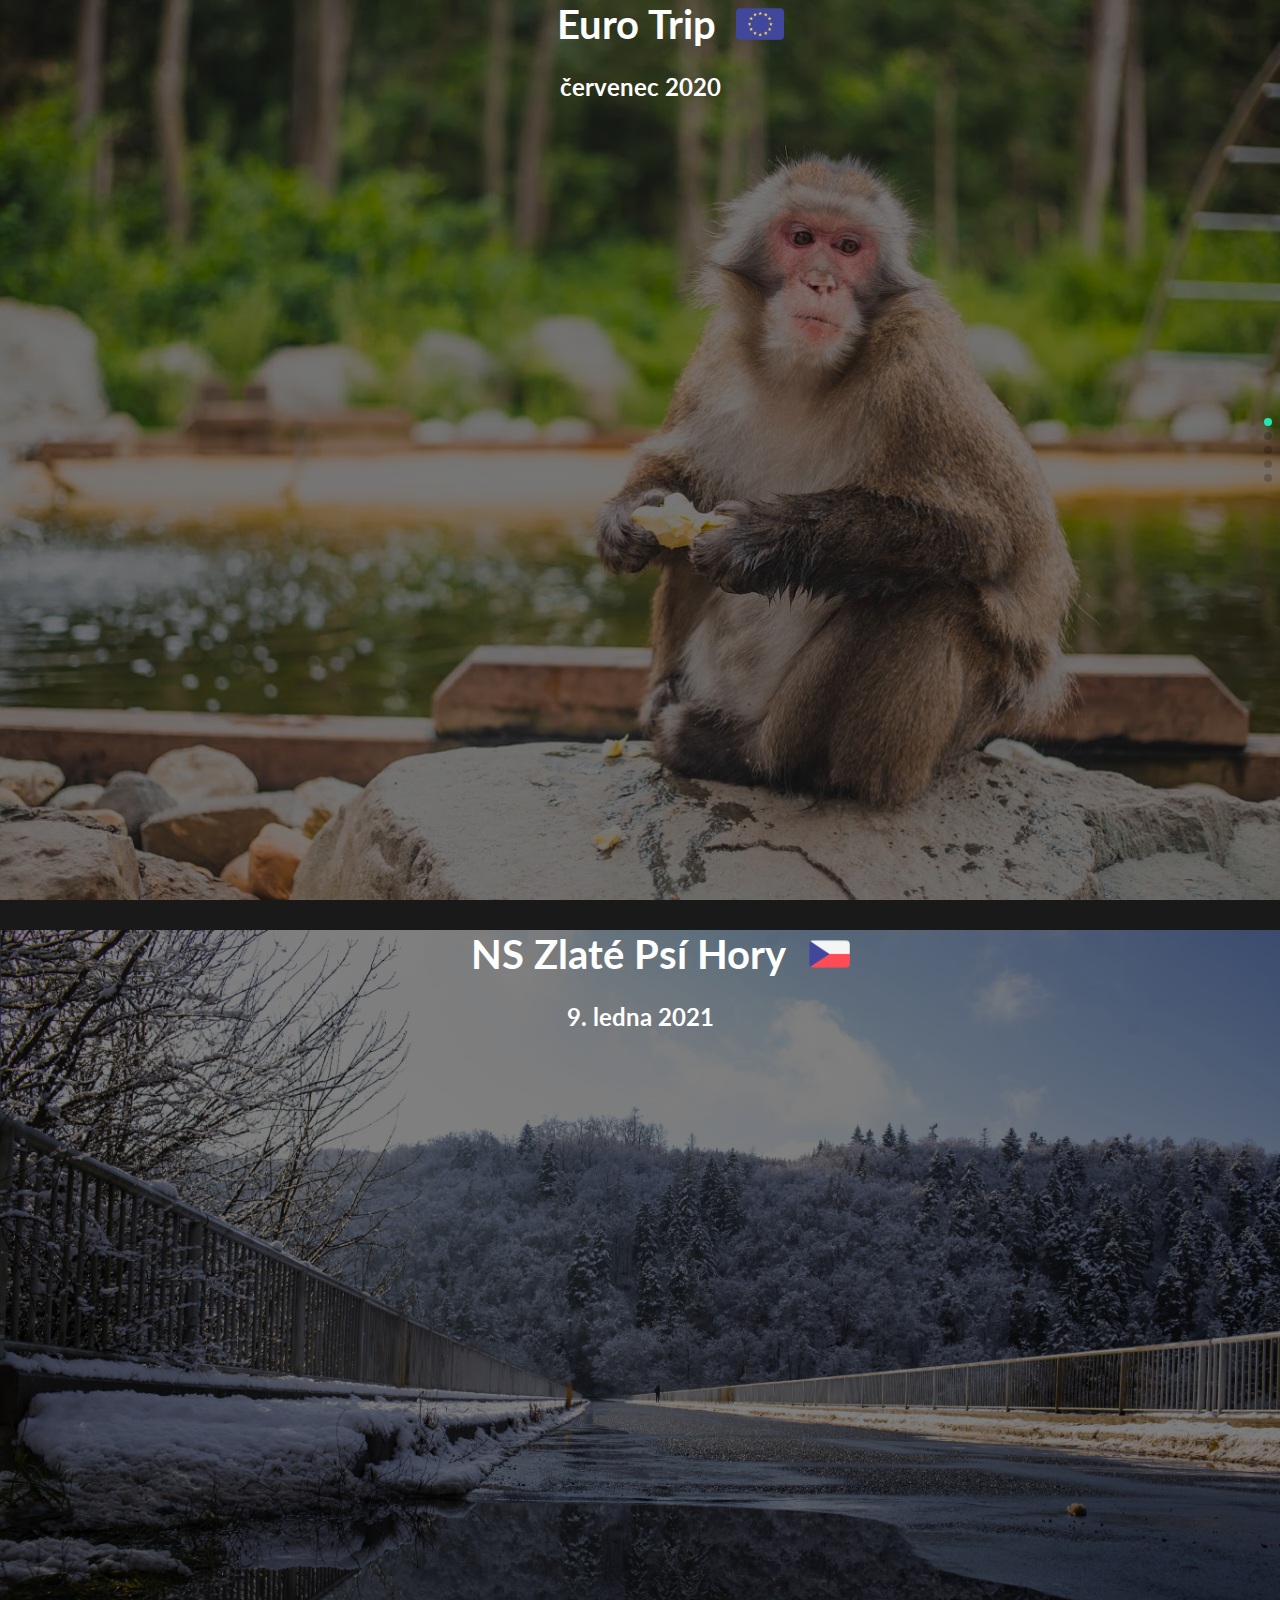
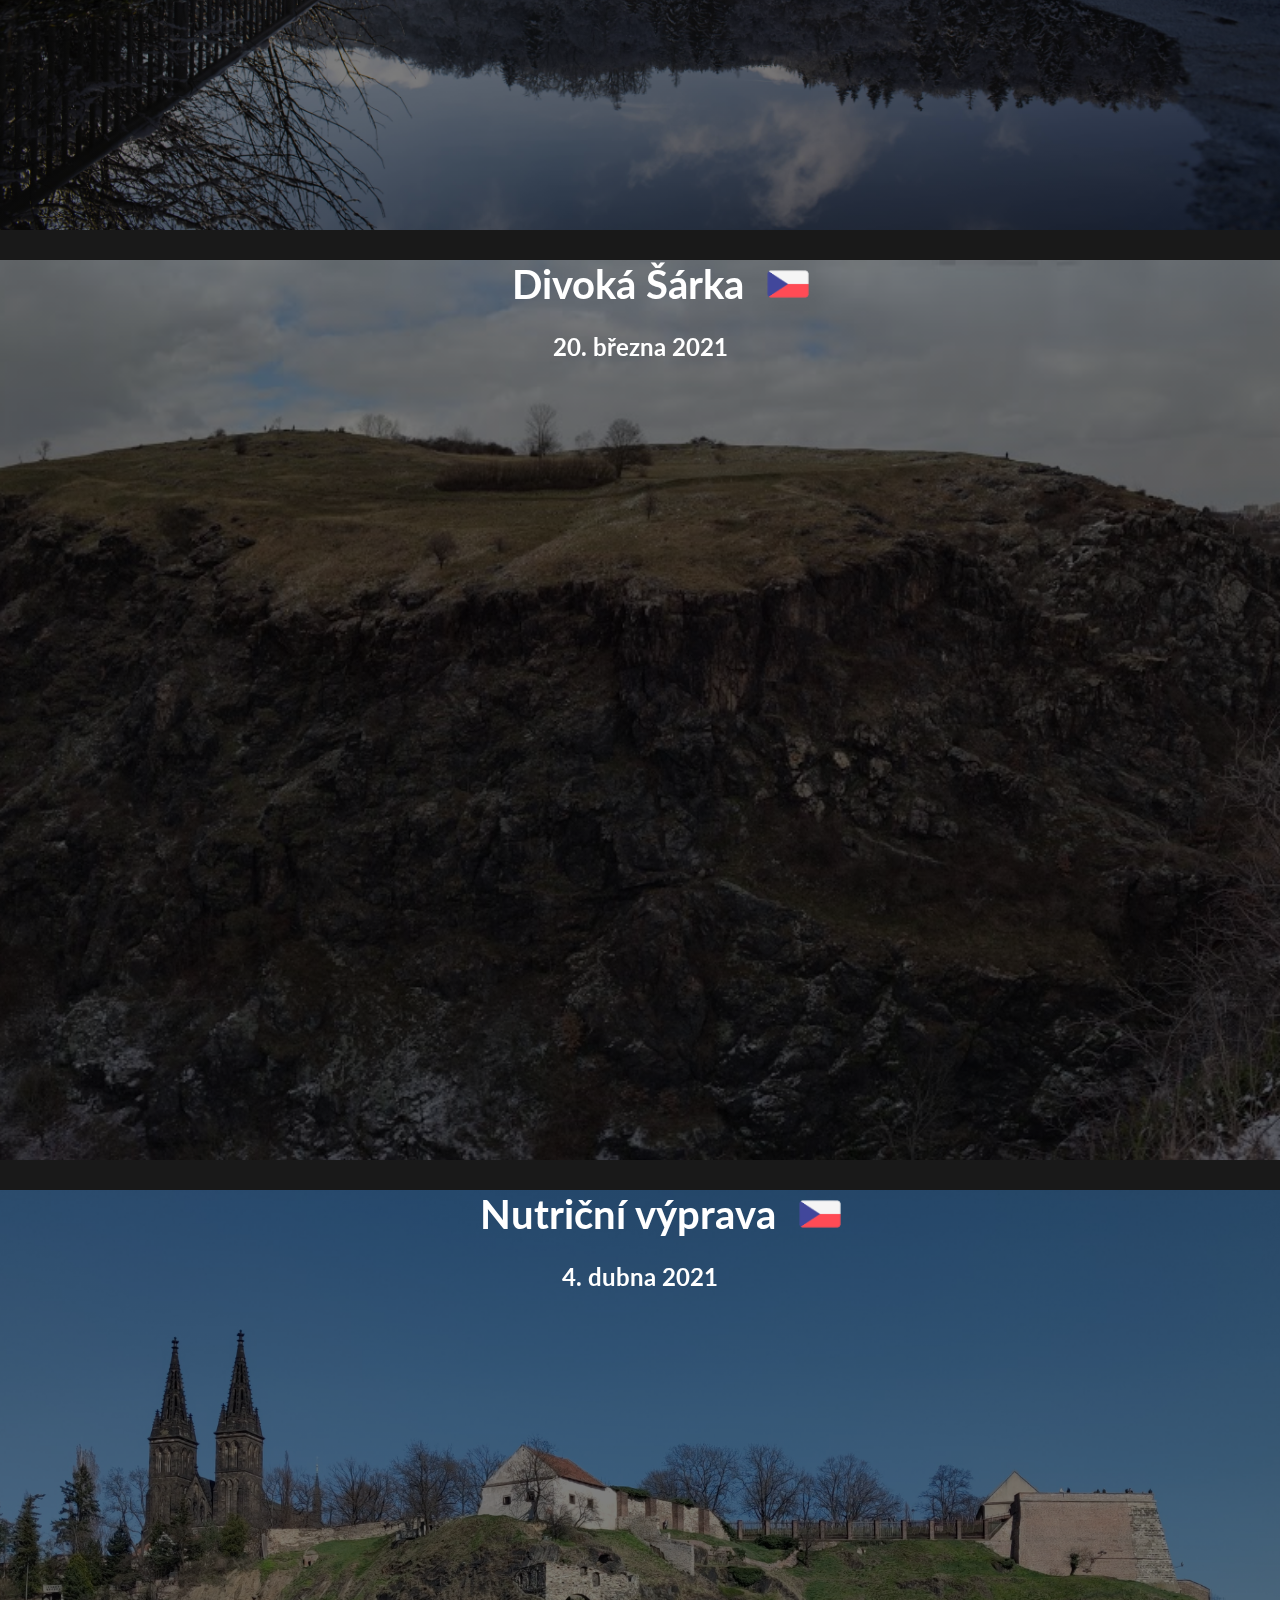
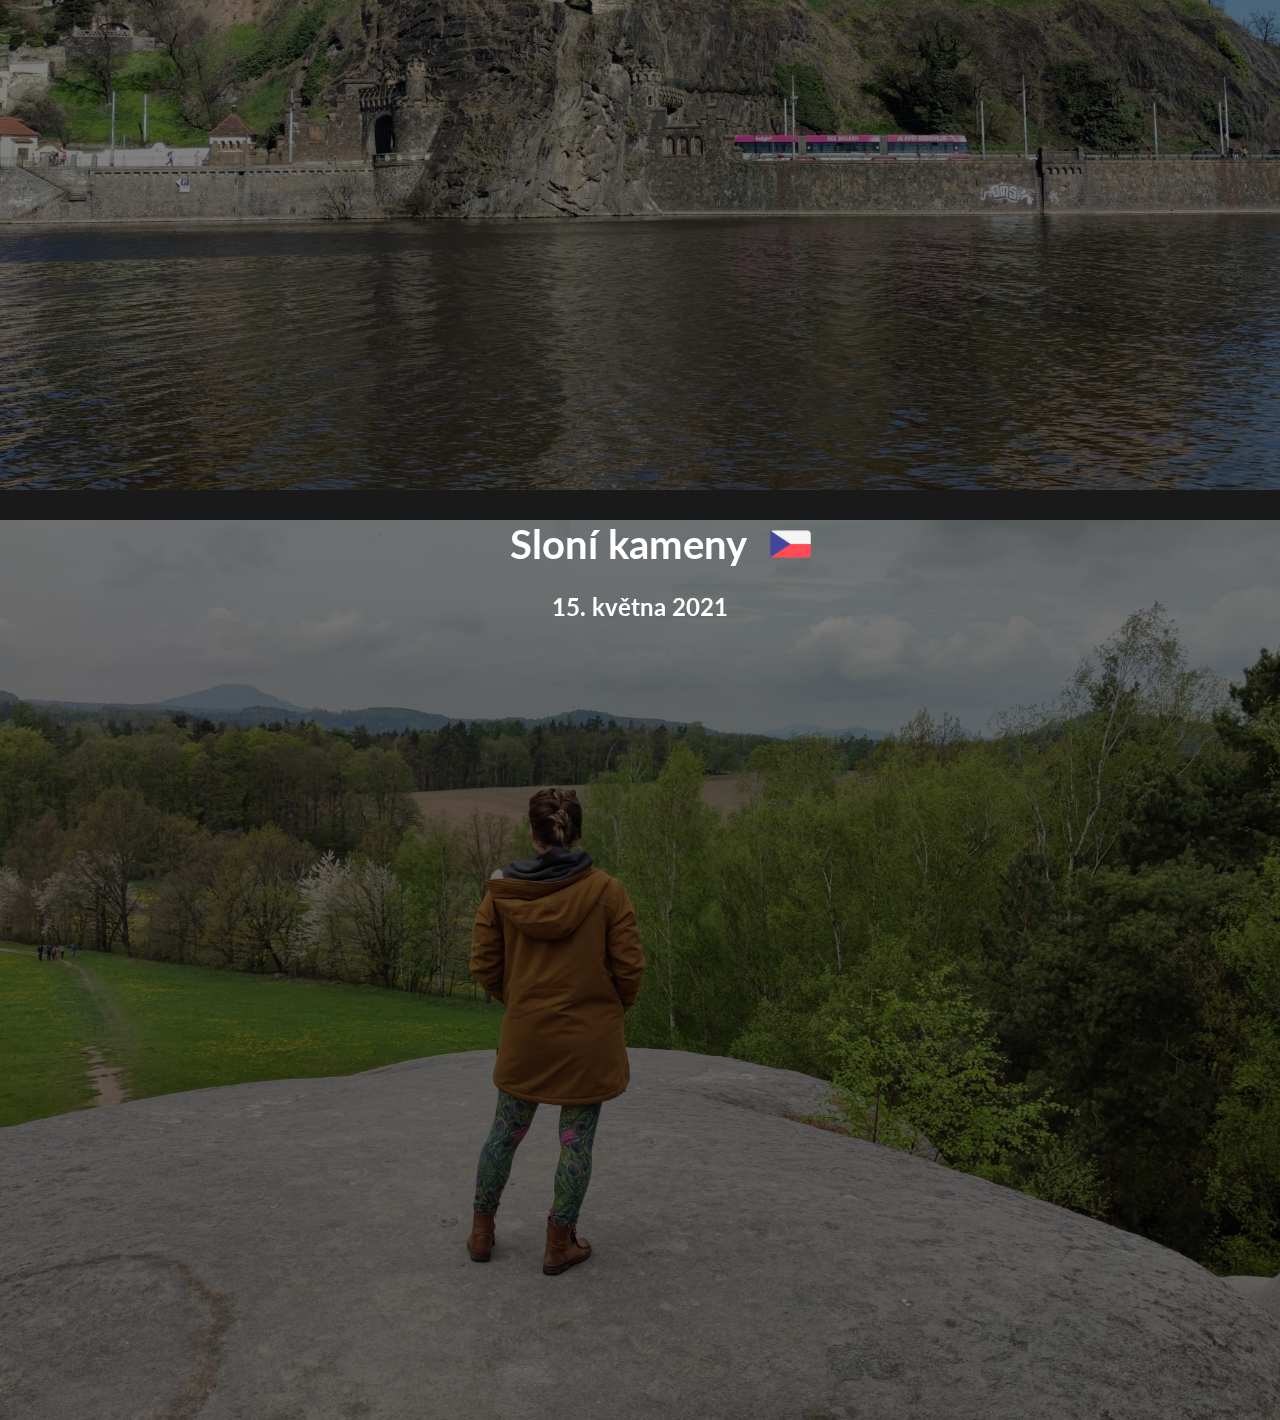
<file: travelbookApp/index.html>
<!DOCTYPE html>
<html>
    <head>
        <title>A&P Travel Diary</title>
        <meta charset="UTF-8">
        <meta name="viewport" content="width=device-width, initial-scale=1">
        <link rel="stylesheet" href="css/index.css">
        <link rel="stylesheet" href="https://fonts.googleapis.com/css?family=Lato">
        <link rel="stylesheet" href="https://unpkg.com/swiper/swiper-bundle.min.css" />
    </head>

    <body>

        <!-- Swiper -->
    <div class="swiper-container mySwiper">
        <div class="swiper-wrapper">
          <div class="swiper-slide slovinsko">
            <div class="hero-text">
                <div class="venue-wrapper">
                  <a href="html/venues/eurotrip.html"><h1 class="hero-venue">Euro Trip</h1></a>
                  <img class="flag euro" src="images/flags/euro.png" alt="euro flag">
                </div>
                <h2 class="hero-date">červenec 2020</h2>
            </div>
          </div>
          <div class="swiper-slide psiHory">
            <div class="hero-text">
                <div class="venue-wrapper">
                  <a href="html/venues/zlate_psi_hory.html"><h1 class="hero-venue">NS Zlaté Psí Hory</h1></a>
                  <img class="flag" src="images/flags/cz.png" alt="czech flag">
                </div>
                <h2 class="hero-date">9. ledna 2021</h2>
            </div>
          </div>
          <div class="swiper-slide">
            <div class="hero-text">
                <div class="venue-wrapper">
                  <a href="html/venues/divoka_sarka.html"><h1 class="hero-venue">Divoká Šárka</h1></a>
                  <img class="flag" src="images/flags/cz.png" alt="czech flag">
                </div>
                <h2 class="hero-date">20. března 2021</h2>
            </div>
          </div>
          <div class="swiper-slide nutrie">
            <div class="hero-text">
                <div class="venue-wrapper">
                  <a href="html/venues/nutrie.html"><h1 class="hero-venue">Nutriční výprava</h1></a>
                  <img class="flag" src="images/flags/cz.png" alt="czech flag">
                </div>
                <h2 class="hero-date">4. dubna 2021</h2>
            </div>
          </div>
          <div class="swiper-slide sloniKameny">
            <div class="hero-text">
                <div class="venue-wrapper">
                  <a href="html/venues/sloni_kameny.html"><h1 class="hero-venue">Sloní kameny</h1></a>
                  <img class="flag" src="images/flags/cz.png" alt="czech flag">
                </div>
                <h2 class="hero-date">15. května 2021</h2>
            </div>
          </div>
          <!--<div class="swiper-slide">Slide 6</div> -->
        </div>
        <div class="swiper-pagination"></div>
      </div>
  
      <!-- Swiper JS -->
      <script src="https://unpkg.com/swiper/swiper-bundle.min.js"></script>
  
      <!-- Initialize Swiper -->
      <script>
        const swiper = new Swiper(".mySwiper", {
          direction: "vertical",
          slidesPerView: 1,
          spaceBetween: 30,
          loop: true,
          mousewheel: true,
          pagination: {
            el: ".swiper-pagination",
            clickable: true,
          },
        });
      </script>
    </body>
</html>
</file>
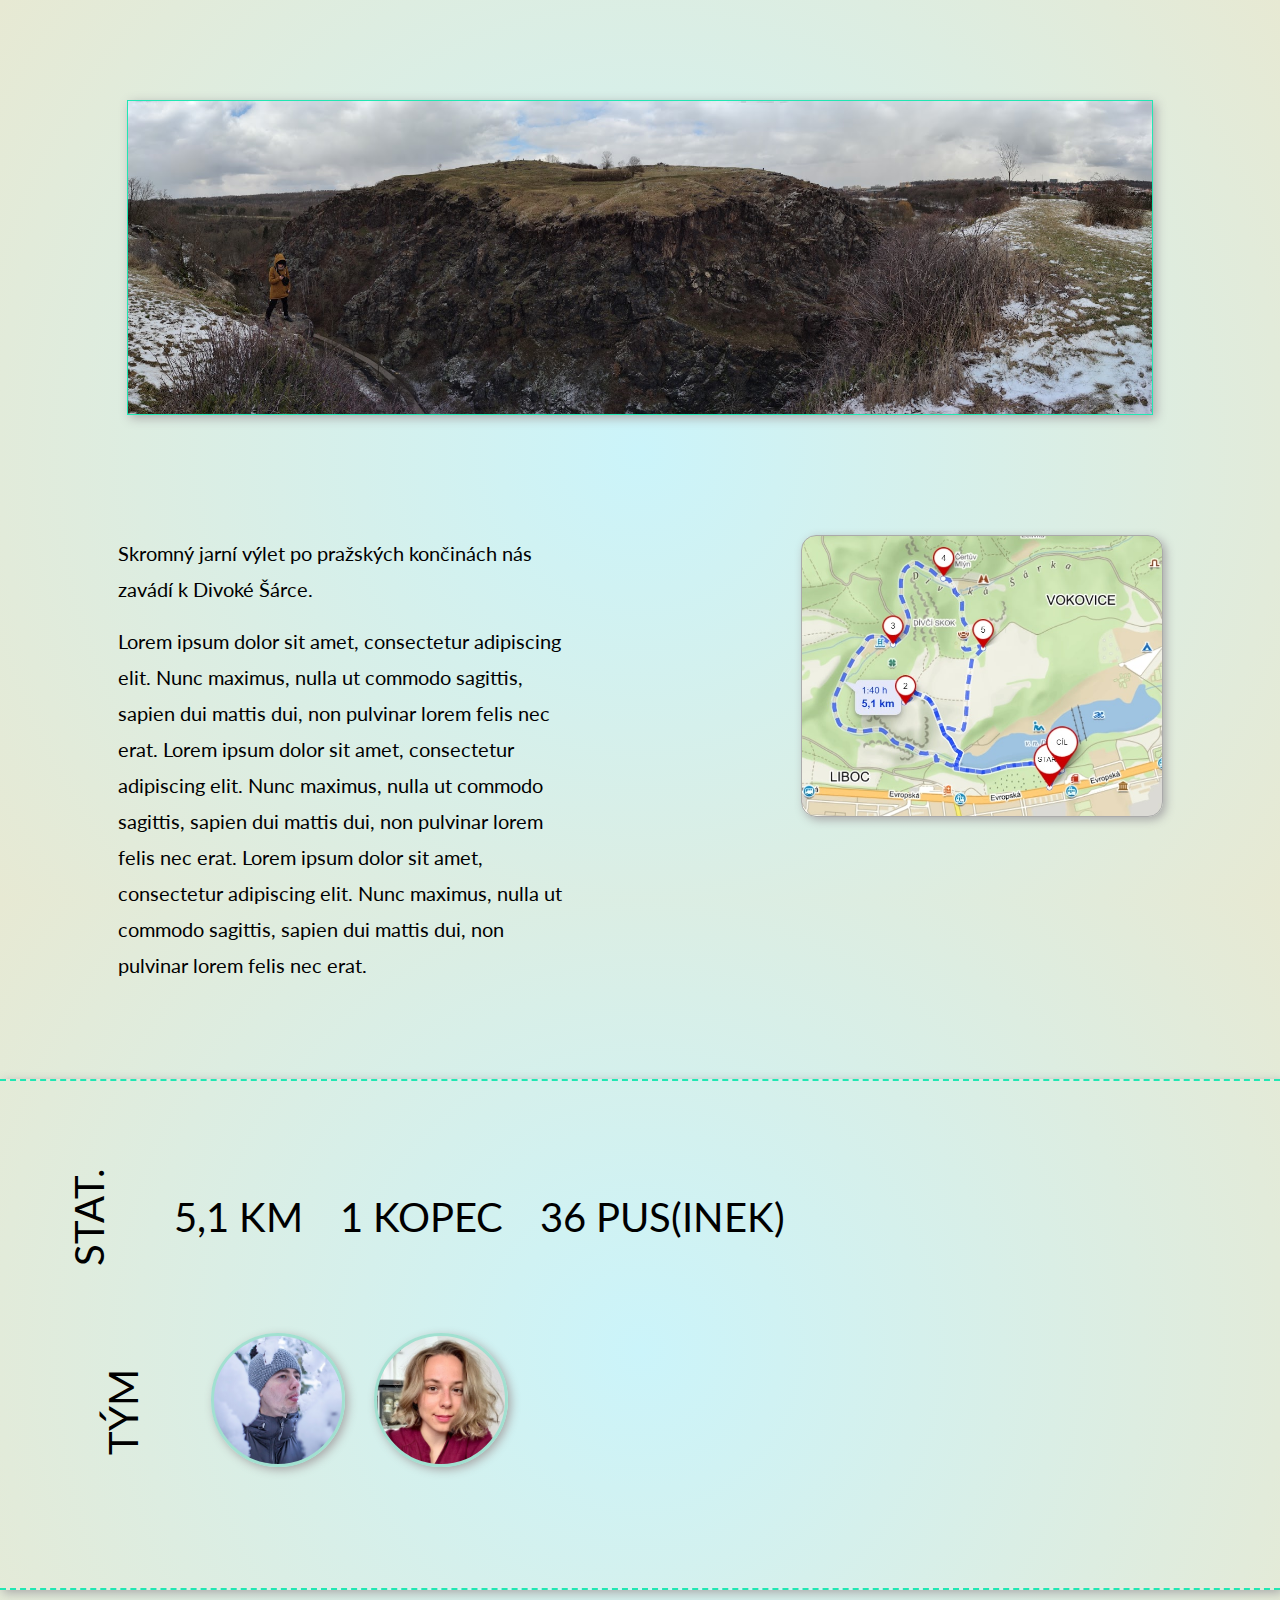
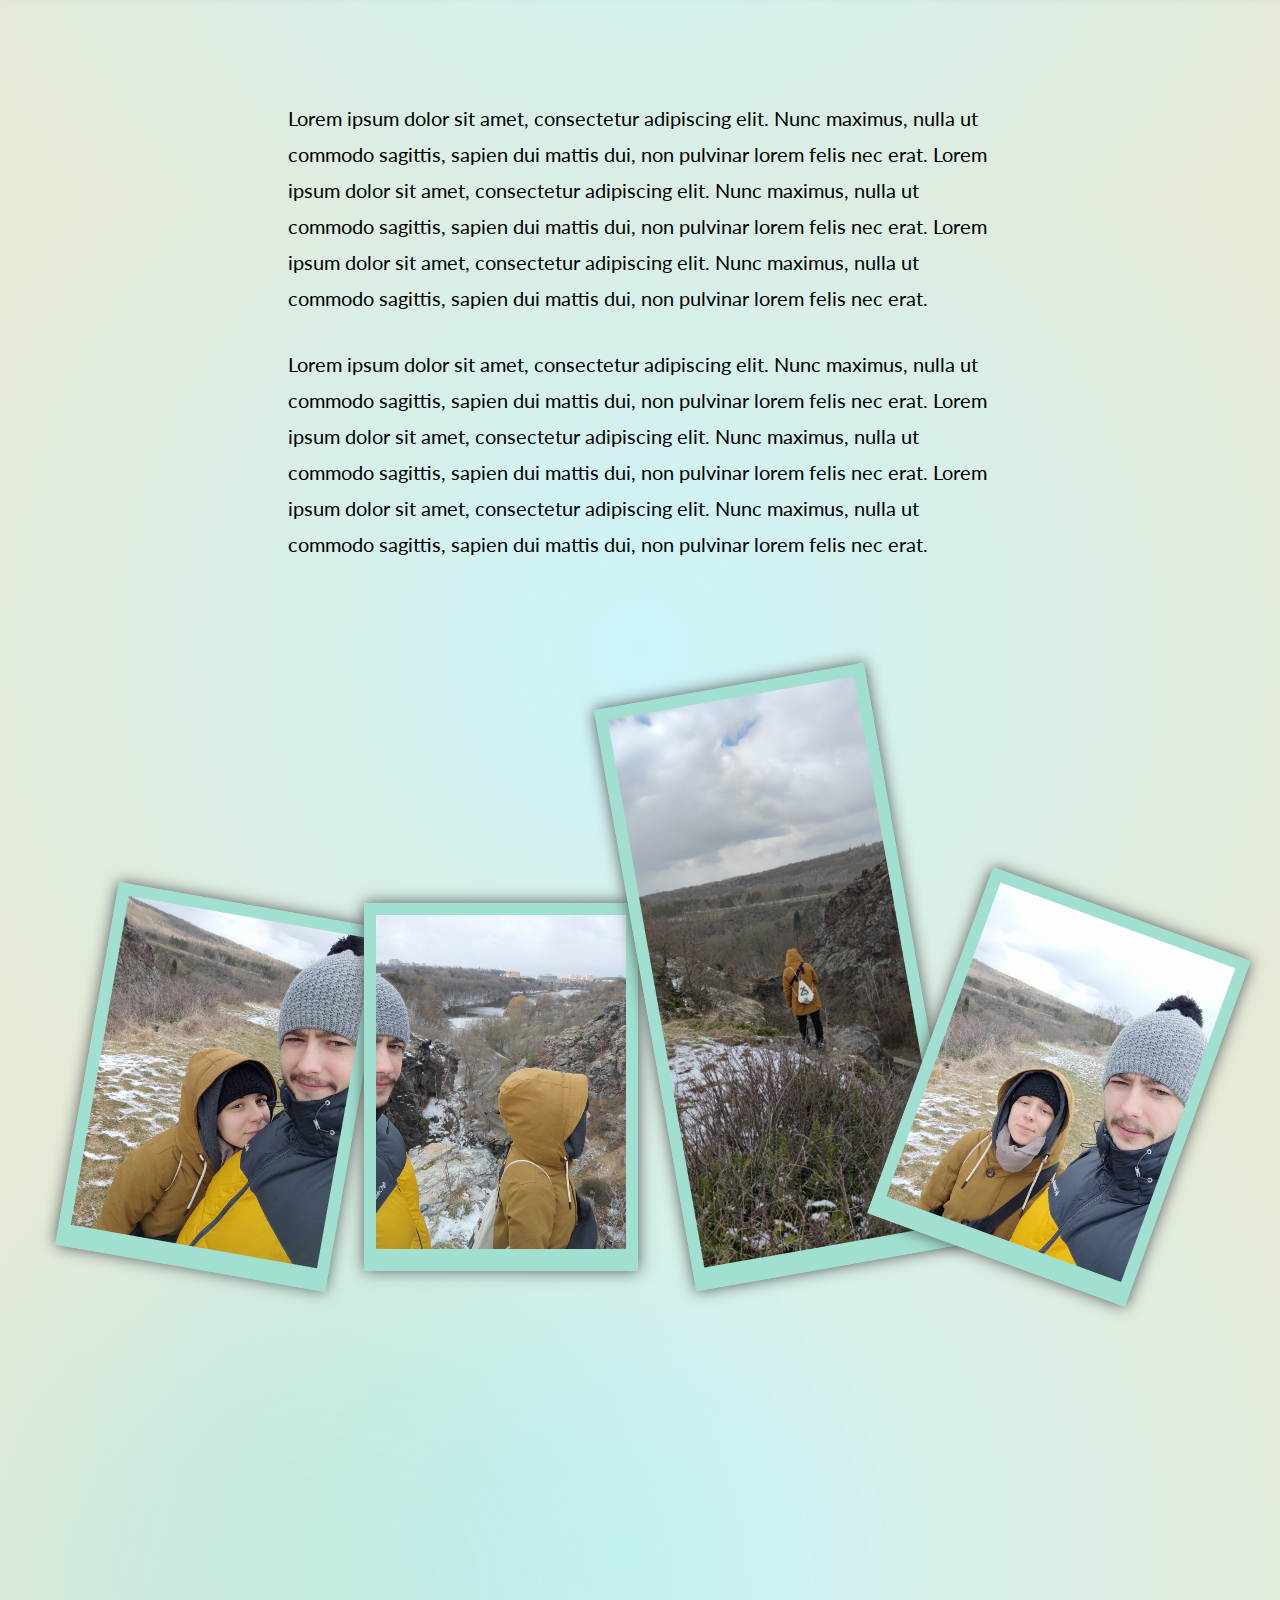
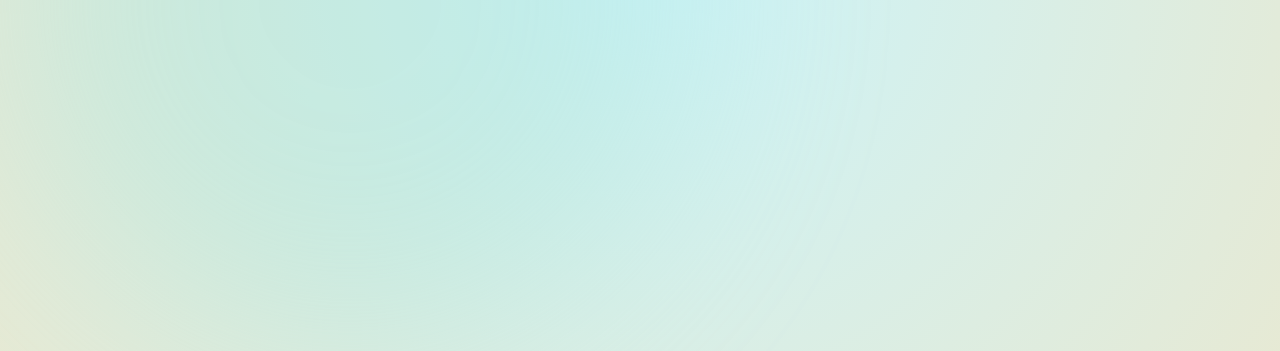
<file: travelbookApp/html/venues/divoka_sarka.html>
<!DOCTYPE html>
<html>
    <head>
        <meta charset="UTF-8">
        <meta name="viewport" content="width=device-width, initial-scale=1">
        <title>Divoká Šárka</title>
        <link rel="stylesheet" href="../../css/project.css">
        <link rel="stylesheet" href="https://fonts.googleapis.com/css?family=Lato">
        <link rel="stylesheet" href="https://use.fontawesome.com/releases/v5.15.3/css/all.css" integrity="sha384-SZXxX4whJ79/gErwcOYf+zWLeJdY/qpuqC4cAa9rOGUstPomtqpuNWT9wdPEn2fk" crossorigin="anonymous">
        <script defer src="../../js/script.js"></script>
    </head>
    <body>
        <header>
            <!-- Return Icon -->
            <a href="../../index.html"><i class="fas fa-arrow-left"></i></a>
                 
            <!-- Hero image-->
            <div class="content_img">
                <img src="../../images/main_page/sarka.jpg">
                <div>Divoká Šárka</div>
            </div>

            <!-- Hamburger Menu Icon -->
            <a href="../../index.html"><i class="fas fa-bars"></i></a>
        </header>

        <section id="top">
            <!-- Text left side-->
            <div class="container-top">
                    <div class="text-content-top">
                        <p class="paragraph-content-top">
                            Skromný jarní výlet po pražských končinách nás zavádí k Divoké Šárce.
                        </p>
                        <p>
                            Lorem ipsum dolor sit amet, consectetur adipiscing elit. Nunc maximus, nulla ut commodo sagittis, sapien dui mattis dui, non pulvinar lorem felis nec erat. Lorem ipsum dolor sit amet, consectetur adipiscing elit. Nunc maximus, nulla ut commodo sagittis, sapien dui mattis dui, non pulvinar lorem felis nec erat. Lorem ipsum dolor sit amet, consectetur adipiscing elit. Nunc maximus, nulla ut commodo sagittis, sapien dui mattis dui, non pulvinar lorem felis nec erat.
                        </p>
                    </div>

                    <!-- Map right side-->
                    <a class="map-link" href="https://mapy.cz/s/pubutobola" target="_blank"><div class="map"></div></a>
                </div>
        </section>

        <section id="mid">
            <div class="container-mid">
                <div class="text-content-mid">
                <!-- Stats TEXT left side-->
                    <span class="stats stats-rotated">STAT.</span>
                    <span class="stats">5,1 KM</span>
                    <span class="stats">1 KOPEC</span>
                    <span class="stats">36 PUS(INEK)</span>
                </div>
                <!-- Team images right side -->
                <div class="icons-container-mid">
                    <span class="team-rotated">TÝM</span>
                    <span class="team-photo-1"></span>
                    <span class="team-photo-2"></span>
                    <!--<span class="team-photo-3"></span> -->
                </div>
            </div>
        </section>

        <section id="bottom">

            <div class="container-bottom">
                <!-- Text -->
                <div class="text-content-bottom">
                    Lorem ipsum dolor sit amet, consectetur adipiscing elit. Nunc maximus, nulla ut commodo sagittis, sapien dui mattis dui, non pulvinar lorem felis nec erat. Lorem ipsum dolor sit amet, consectetur adipiscing elit. Nunc maximus, nulla ut commodo sagittis, sapien dui mattis dui, non pulvinar lorem felis nec erat. Lorem ipsum dolor sit amet, consectetur adipiscing elit. Nunc maximus, nulla ut commodo sagittis, sapien dui mattis dui, non pulvinar lorem felis nec erat.
                </div>

                <div class="text-content-bottom">
                    Lorem ipsum dolor sit amet, consectetur adipiscing elit. Nunc maximus, nulla ut commodo sagittis, sapien dui mattis dui, non pulvinar lorem felis nec erat. Lorem ipsum dolor sit amet, consectetur adipiscing elit. Nunc maximus, nulla ut commodo sagittis, sapien dui mattis dui, non pulvinar lorem felis nec erat. Lorem ipsum dolor sit amet, consectetur adipiscing elit. Nunc maximus, nulla ut commodo sagittis, sapien dui mattis dui, non pulvinar lorem felis nec erat.
                </div>

                <!-- Image gallery -->
                <div class="img-gallery">
                    <ul>
                        <li>
                            <img class="light-img" src="../../images/venues/sarka/sarka1.jpg" width="250"/>
                        </li>
                        <li>
                            <img class="light-img" src="../../images/venues/sarka/sarka2.jpg" width="250"/>
                        </li>
                        <li>
                            <img class="light-img" src="../../images/venues/sarka/sarka3.jpg" width="250"/>
                        </li>
                        <li>
                            <img class="light-img" src="../../images/venues/sarka/sarka4.jpg" width="250"/>
                        </li>
                    </ul>
                    <div class="light"></div>
                </div>
            </div>
        </section>
    </body>
</html>
</file>
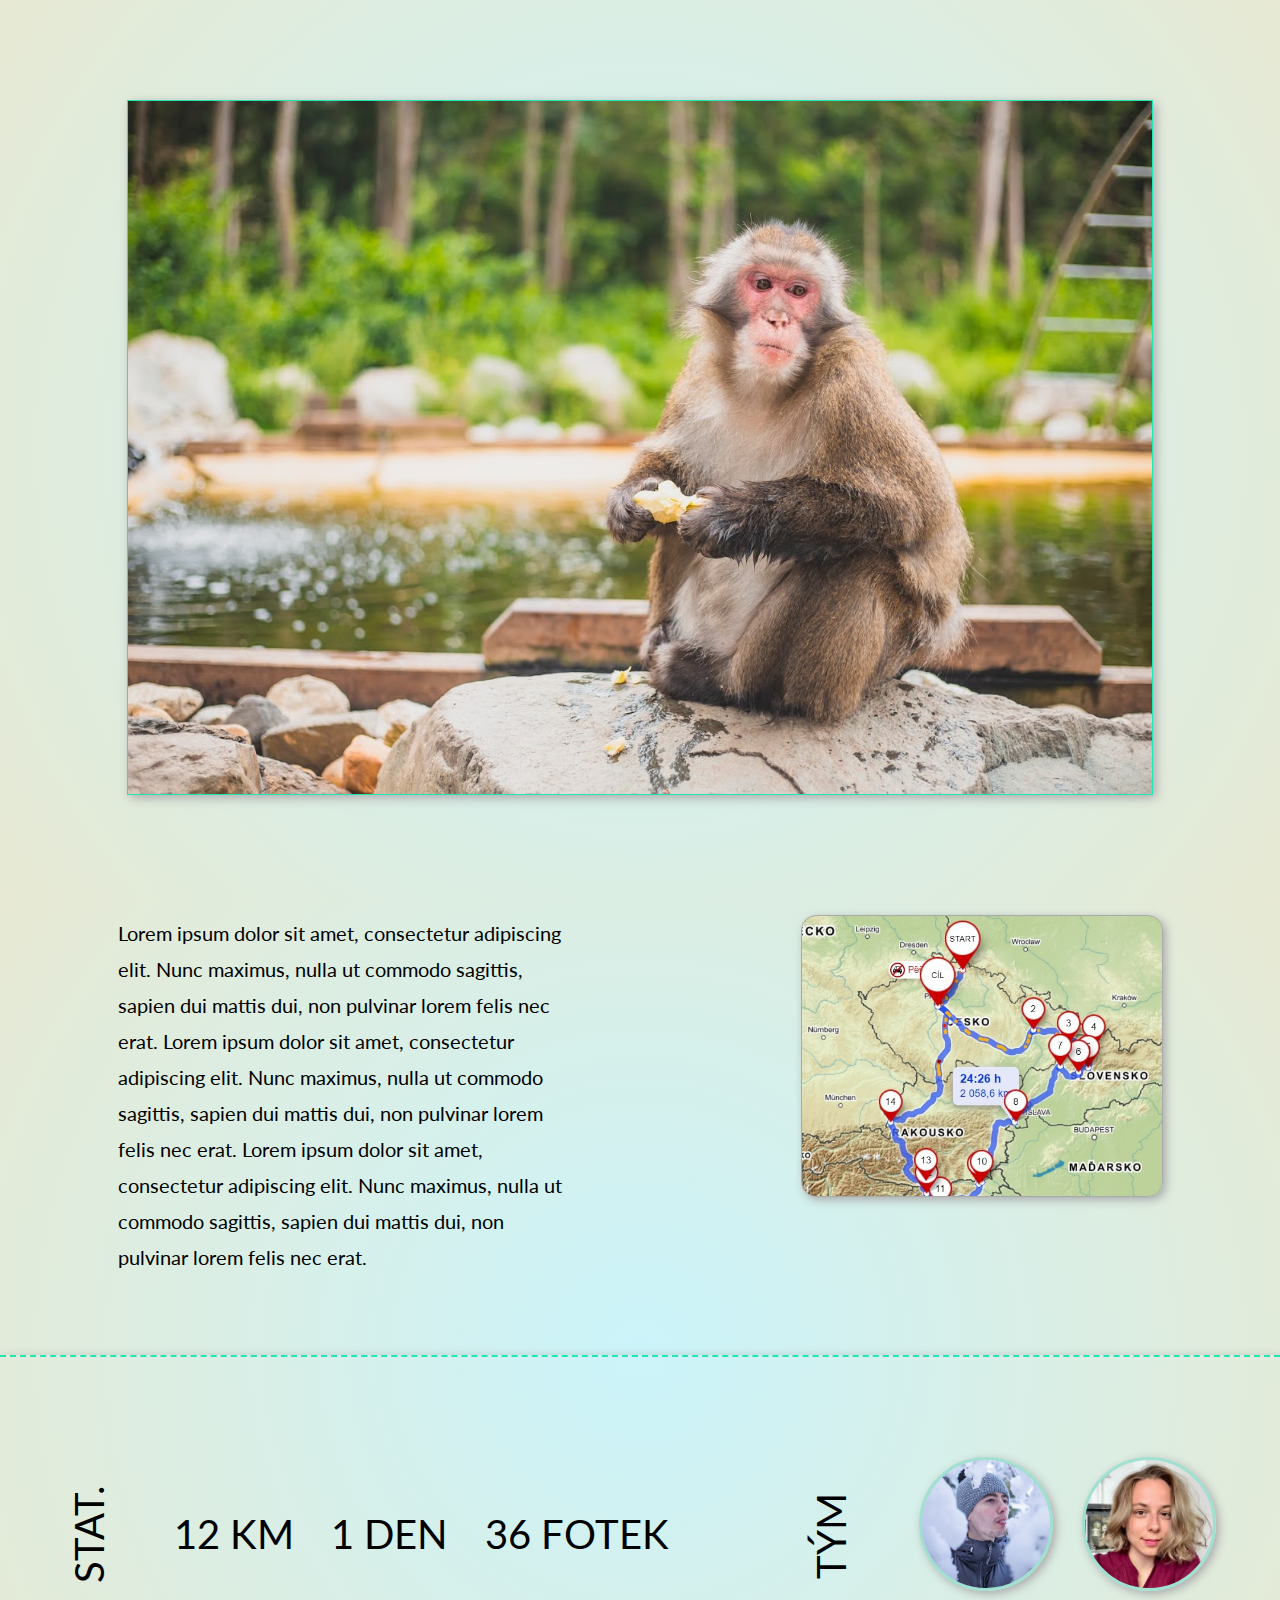
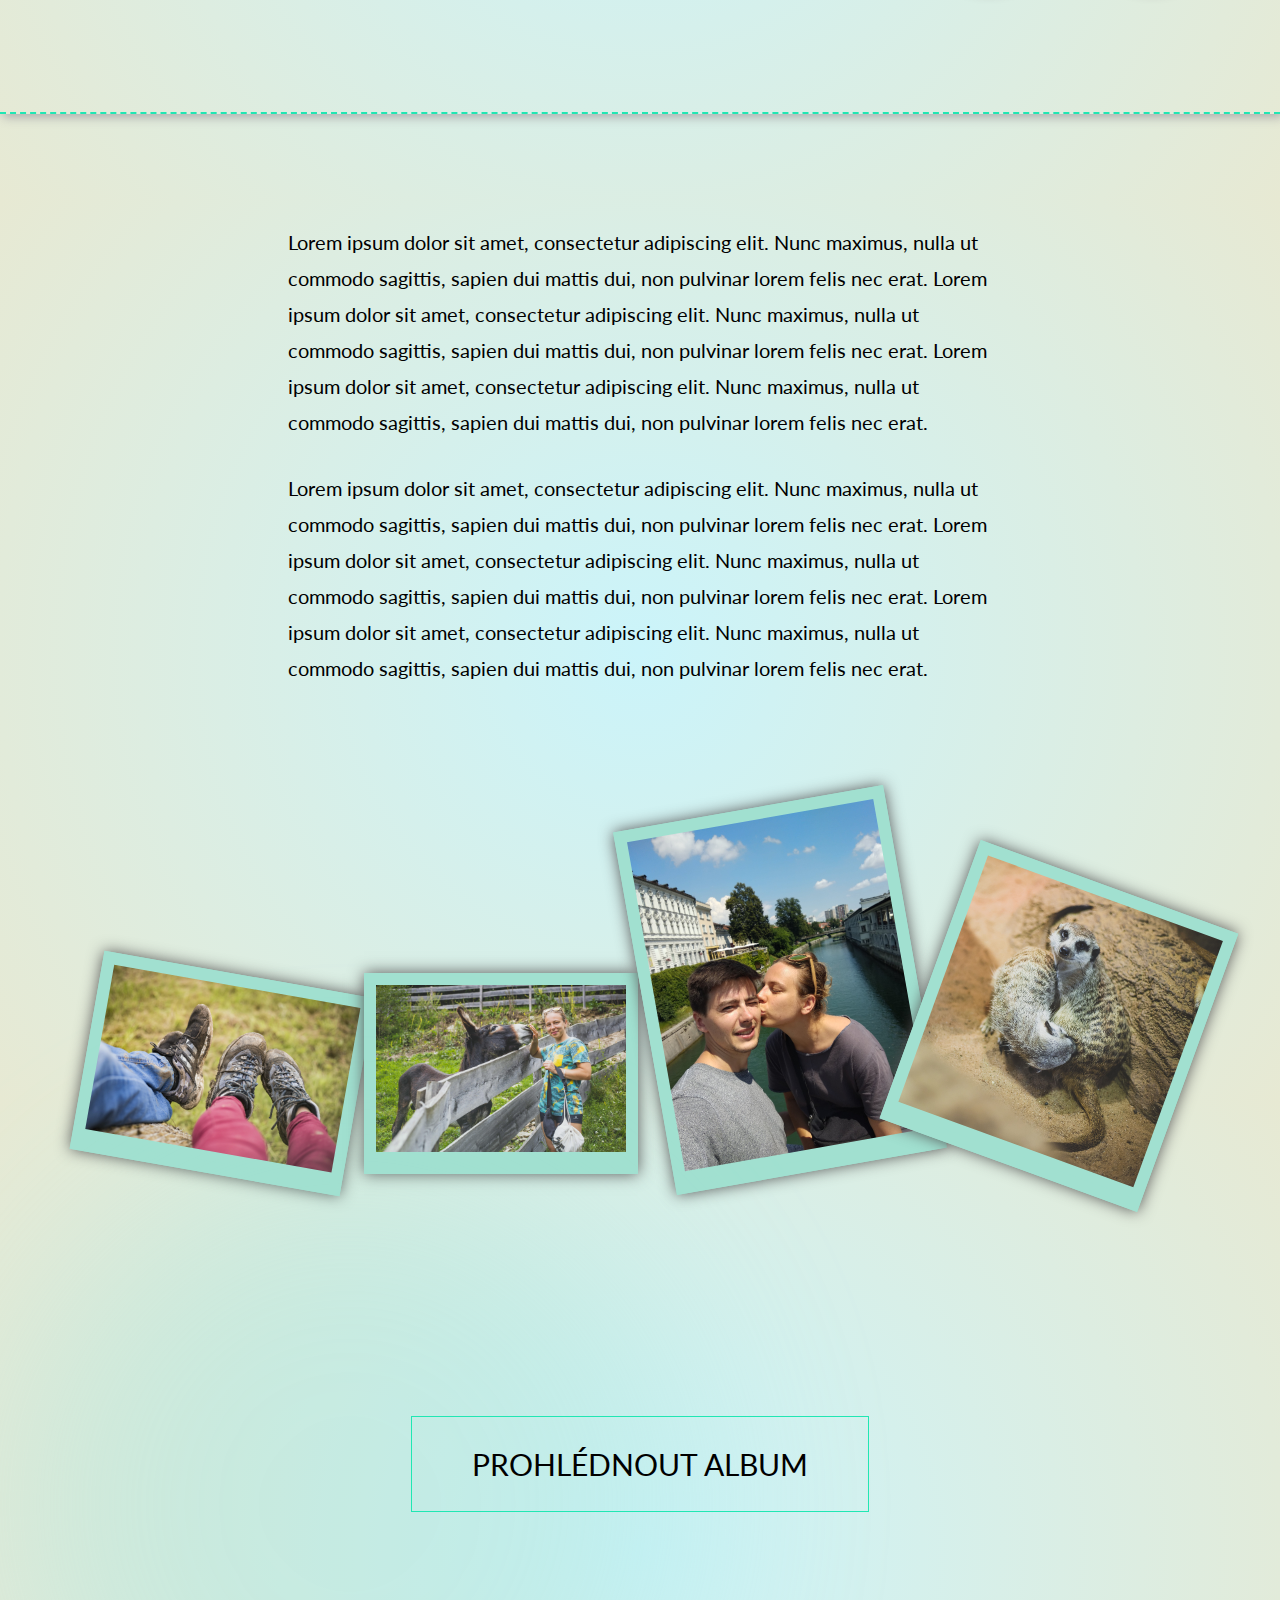
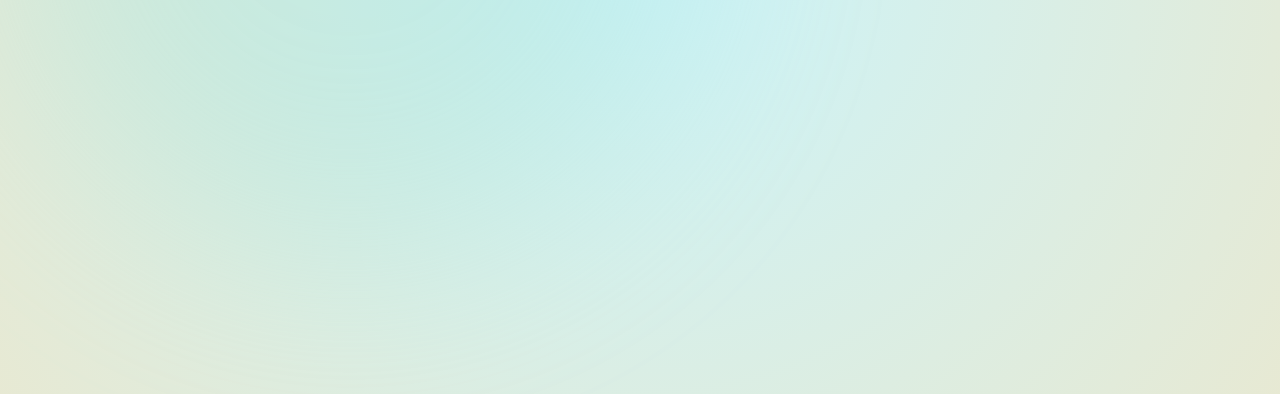
<file: travelbookApp/html/venues/eurotrip.html>
<!DOCTYPE html>
<html>
    <head>
        <meta charset="UTF-8">
        <meta name="viewport" content="width=device-width, initial-scale=1">
        <title>Euro Trip</title>
        <link rel="stylesheet" href="../../css/project.css">
        <link rel="stylesheet" href="https://fonts.googleapis.com/css?family=Lato">
        <link rel="stylesheet" href="https://use.fontawesome.com/releases/v5.15.3/css/all.css" integrity="sha384-SZXxX4whJ79/gErwcOYf+zWLeJdY/qpuqC4cAa9rOGUstPomtqpuNWT9wdPEn2fk" crossorigin="anonymous">
        <script defer src="../../js/script.js"></script>
    </head>
    <body>
        <header>
            <!-- Return Icon -->
            <a href="../../index.html"><i class="fas fa-arrow-left"></i></a>

            <!-- Hero image-->
            <div class="content_img">
                <img src="../../images/main_page/slovinsko.jpg">
                <div>Eurotrip</div>
            </div>

            <!-- Hamburger Menu Icon -->
            <a href="../../index.html"><i class="fas fa-bars"></i></a>
        </header>

        <section id="top">
            <!-- Text left side-->
            <div class="container-top">
                    <div class="text-content-top">
                    Lorem ipsum dolor sit amet, consectetur adipiscing elit. Nunc maximus, nulla ut commodo sagittis, sapien dui mattis dui, non pulvinar lorem felis nec erat. Lorem ipsum dolor sit amet, consectetur adipiscing elit. Nunc maximus, nulla ut commodo sagittis, sapien dui mattis dui, non pulvinar lorem felis nec erat. Lorem ipsum dolor sit amet, consectetur adipiscing elit. Nunc maximus, nulla ut commodo sagittis, sapien dui mattis dui, non pulvinar lorem felis nec erat.
                    </div>

                    <!-- Map right side-->
                    <a class="map-link" href="https://mapy.cz/s/lejobeceku" target="_blank"><div class="map map-eurotrip"></div></a>
                </div>
        </section>

        <section id="mid">
            <div class="container-mid">
                <div class="text-content-mid">
                <!-- Stats TEXT left side-->
                    <span class="stats stats-rotated">STAT.</span>
                    <span class="stats">12 KM</span>
                    <span class="stats">1 DEN</span>
                    <span class="stats">36 FOTEK</span>
                </div>
                <!-- Team images right side -->
                <div class="icons-container-mid">
                    <span class="team-rotated">TÝM</span>
                    <span class="team-photo-1"></span>
                    <span class="team-photo-2"></span>
                    <!--<span class="team-photo-3"></span> -->
                </div>
            </div>
        </section>

        <section id="bottom">

            <div class="container-bottom">
                <!-- Text -->
                <div class="text-content-bottom">
                    Lorem ipsum dolor sit amet, consectetur adipiscing elit. Nunc maximus, nulla ut commodo sagittis, sapien dui mattis dui, non pulvinar lorem felis nec erat. Lorem ipsum dolor sit amet, consectetur adipiscing elit. Nunc maximus, nulla ut commodo sagittis, sapien dui mattis dui, non pulvinar lorem felis nec erat. Lorem ipsum dolor sit amet, consectetur adipiscing elit. Nunc maximus, nulla ut commodo sagittis, sapien dui mattis dui, non pulvinar lorem felis nec erat.
                </div>

                <div class="text-content-bottom">
                    Lorem ipsum dolor sit amet, consectetur adipiscing elit. Nunc maximus, nulla ut commodo sagittis, sapien dui mattis dui, non pulvinar lorem felis nec erat. Lorem ipsum dolor sit amet, consectetur adipiscing elit. Nunc maximus, nulla ut commodo sagittis, sapien dui mattis dui, non pulvinar lorem felis nec erat. Lorem ipsum dolor sit amet, consectetur adipiscing elit. Nunc maximus, nulla ut commodo sagittis, sapien dui mattis dui, non pulvinar lorem felis nec erat.
                </div>

                <!-- Image gallery -->
                <div class="img-gallery">
                    <ul>
                        <li>
                            <img class="light-img" src="../../images/venues/euro/euro1.jpg" width="250"/>
                        </li>
                        <li>
                            <img class="light-img" src="../../images/venues/euro/euro2.jpg" width="250"/>
                        </li>
                        <li>
                            <img class="light-img" src="../../images/venues/euro/euro3.jpg" width="250"/>
                        </li>
                        <li>
                            <img class="light-img" src="../../images/venues/euro/euro4.jpg" width="250"/>
                        </li>
                    </ul>
                    <div class="light"></div>
                </div>

                <div class="container-btn">
                    <a href="https://photos.app.goo.gl/dA1C1RkRGH86hxab9" class="btn btn-text" target="_blank">Prohlédnout album</a>
                </div>
            </div>
        </section>
    </body>
</html>
</file>
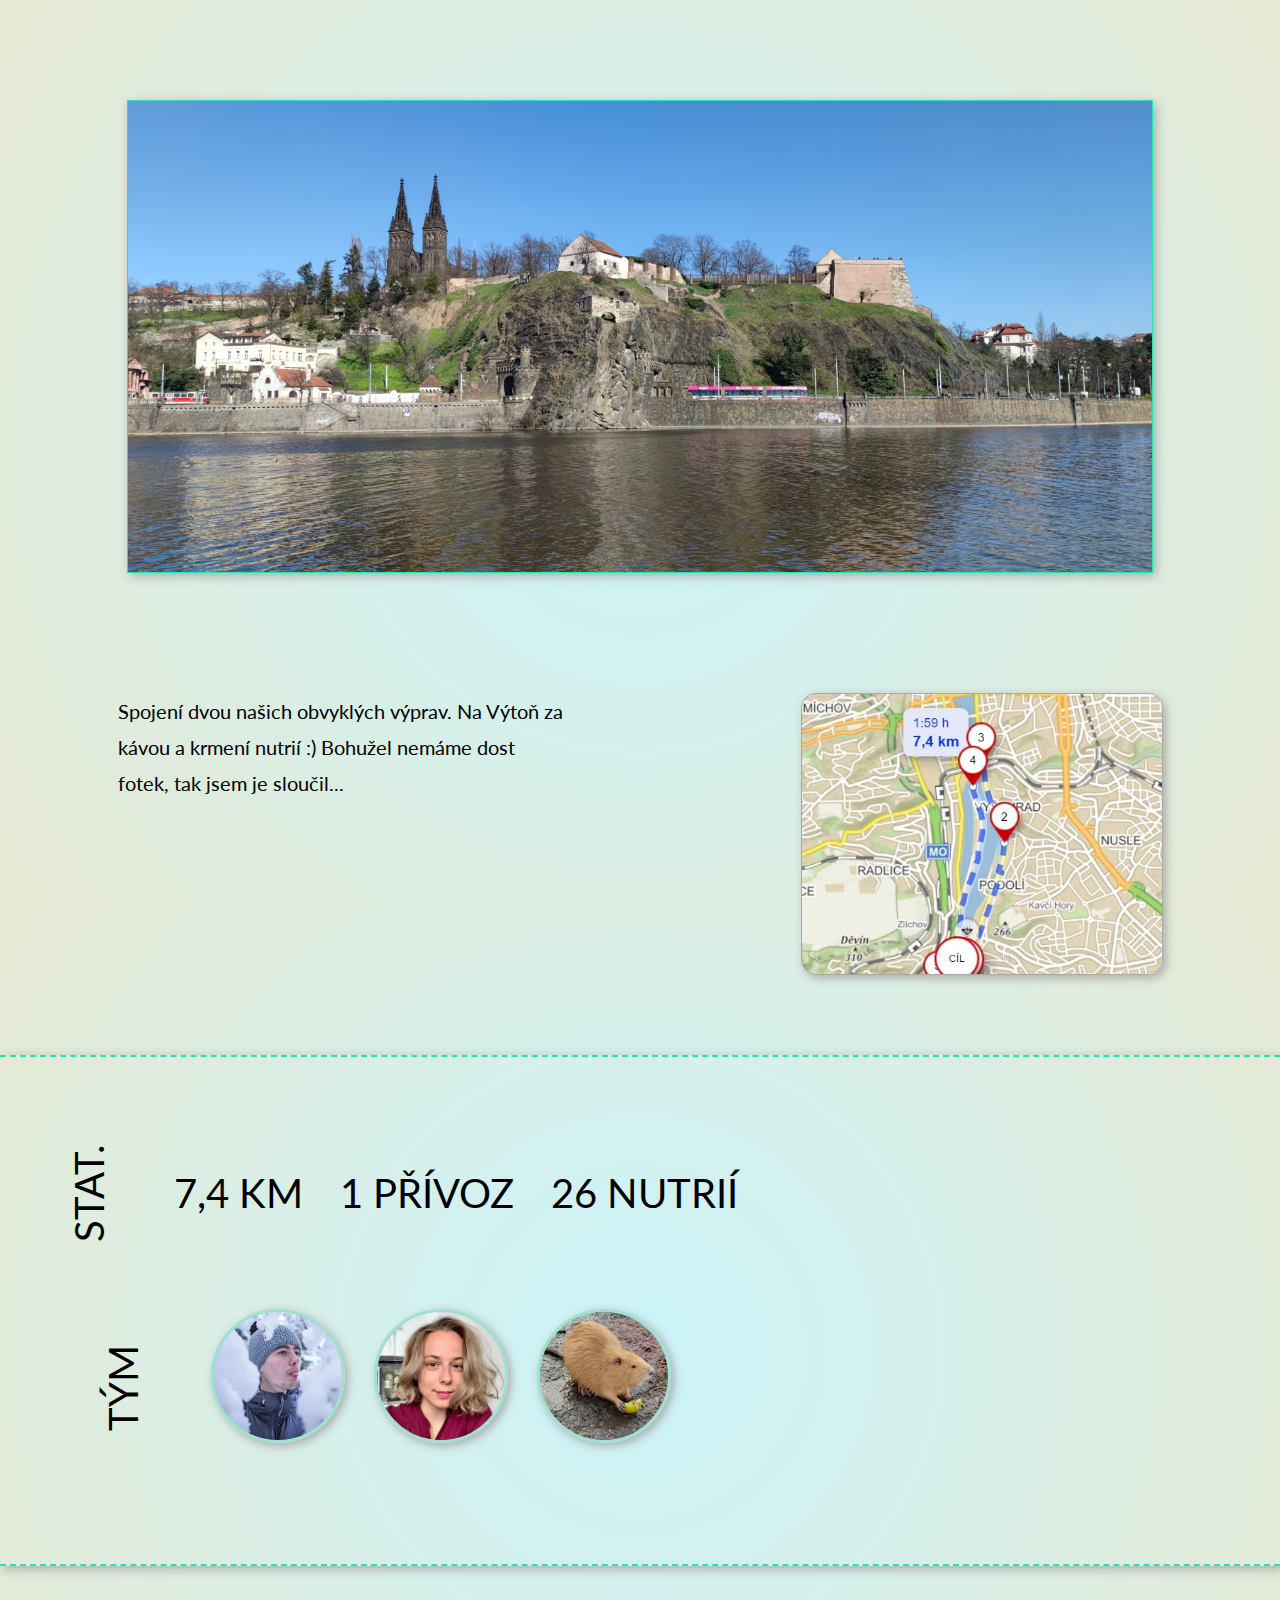
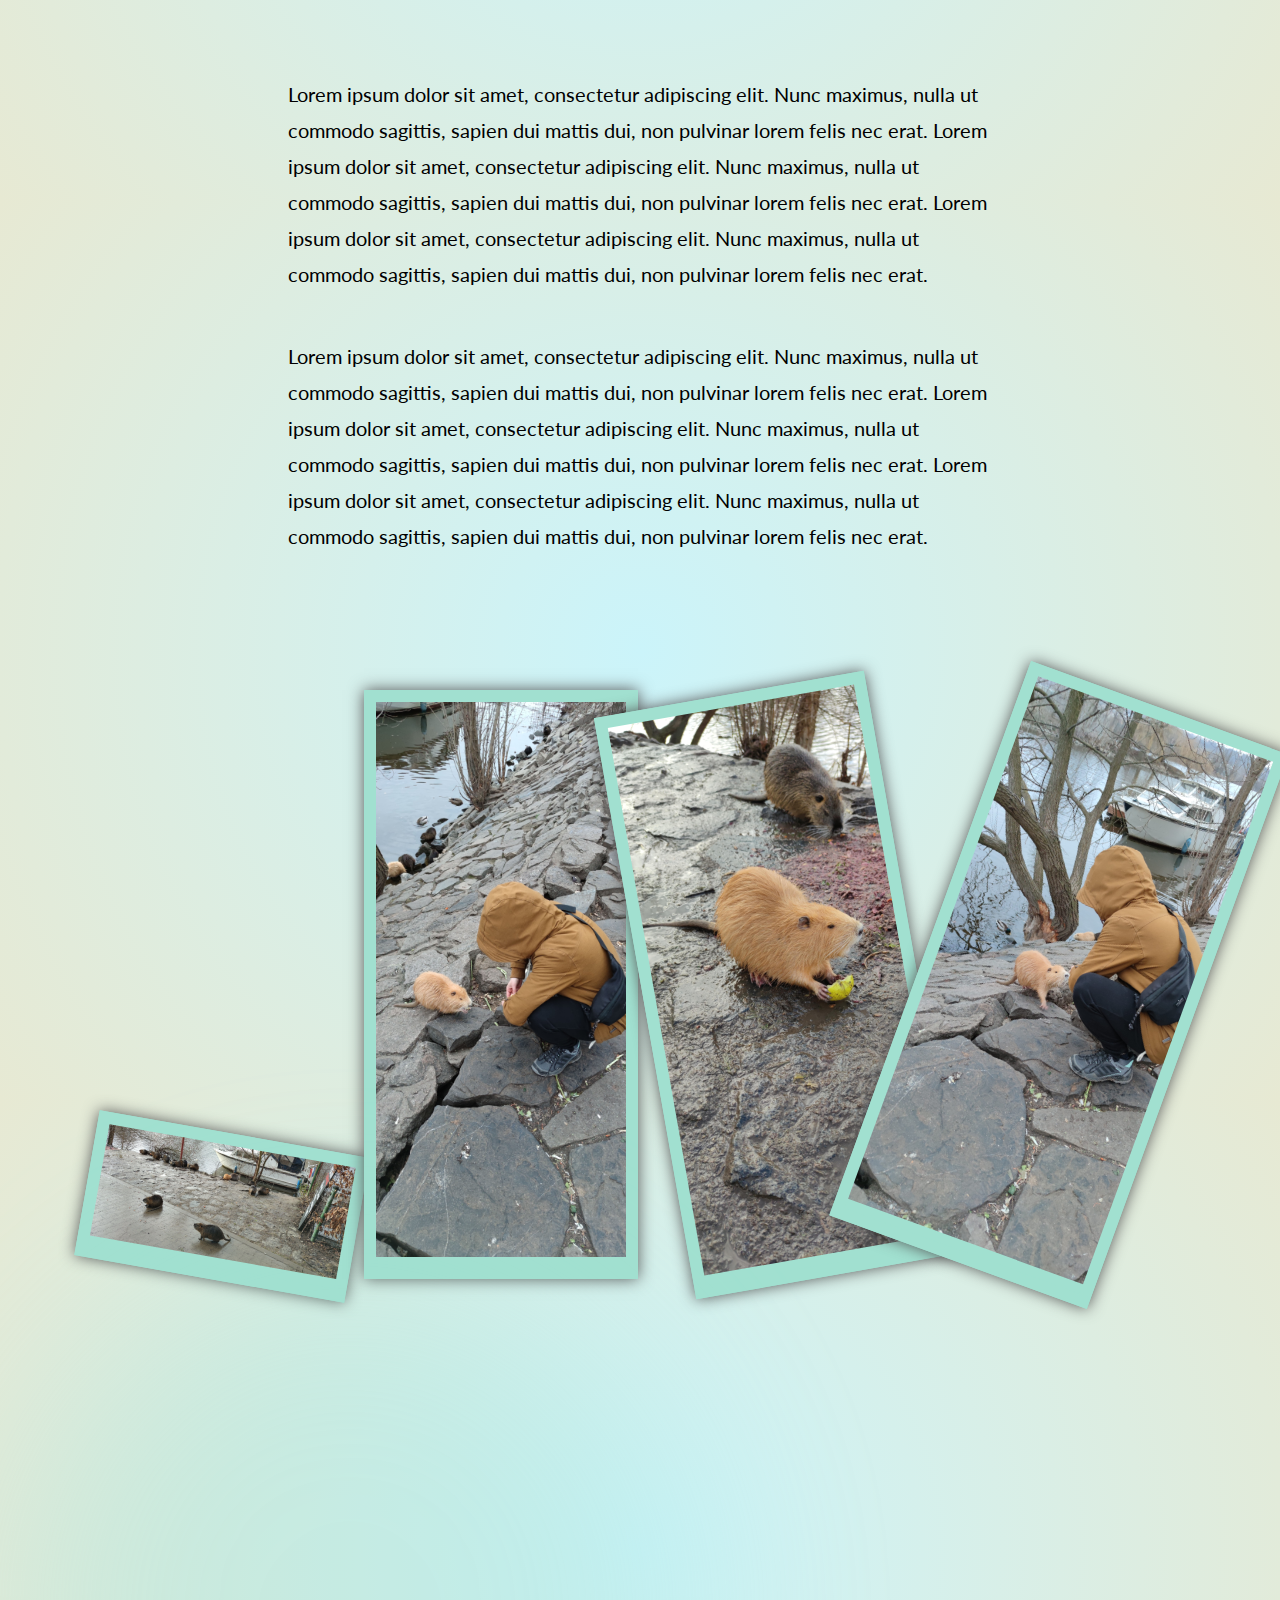
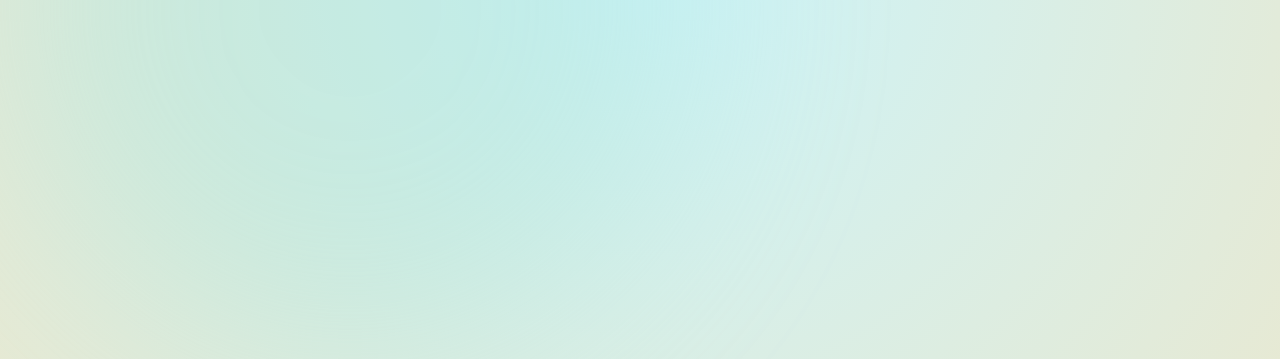
<file: travelbookApp/html/venues/nutrie.html>
<!DOCTYPE html>
<html>
    <head>
        <meta charset="UTF-8">
        <meta name="viewport" content="width=device-width, initial-scale=1">
        <title>Nutiční výprava</title>
        <link rel="stylesheet" href="../../css/project.css">
        <link rel="stylesheet" href="https://fonts.googleapis.com/css?family=Lato">
        <link rel="stylesheet" href="https://use.fontawesome.com/releases/v5.15.3/css/all.css" integrity="sha384-SZXxX4whJ79/gErwcOYf+zWLeJdY/qpuqC4cAa9rOGUstPomtqpuNWT9wdPEn2fk" crossorigin="anonymous">
        <script defer src="../../js/script.js"></script>
    </head>
    <body>
        <header>
            <!-- Return Icon -->
            <a href="../../index.html"><i class="fas fa-arrow-left"></i></a>

            <!-- Hero image-->
            <div class="content_img">
                <img src="../../images/main_page/vysehrad.jpg">
                <div>Nutriční výprava</div>
            </div>

            <!-- Hamburger Menu Icon -->
            <a href="../../index.html"><i class="fas fa-bars"></i></a>
        </header>

        <section id="top">
            <!-- Text left side-->
            <div class="container-top">
                <div class="text-content-top">
                    <p>
                    Spojení dvou našich obvyklých výprav. Na Výtoň za kávou a krmení nutrií :) Bohužel nemáme dost fotek, tak jsem je sloučil...
                    </p>
                    <p>
                        
                    </p>
                    <p>
                        
                    </p>
                    <p>
                        
                    </p>
                </div>

                <!-- Map right side-->
                <a class="map-link" href="https://mapy.cz/s/pavosecada" target="_blank"><div class="map map-nutrie"></div></a>
                </div>
        </section>

        <section id="mid">
            <div class="container-mid">
                <div class="text-content-mid">
                <!-- Stats TEXT left side-->
                    <span class="stats stats-rotated">STAT.</span>
                    <span class="stats">7,4 KM</span>
                    <span class="stats">1 PŘÍVOZ</span>
                    <span class="stats">26 NUTRIÍ</span>
                </div>
                <!-- Team images right side -->
                <div class="icons-container-mid">
                    <span class="team-rotated">TÝM</span>
                    <span class="team-photo-1"></span>
                    <span class="team-photo-2"></span>
                    <span class="team-photo-3"></span>
                </div>
            </div>
        </section>

        <section id="bottom">
            <div class="container-bottom">
                <!-- Text -->
                <div class="text-content-bottom">
                    <p>
                        Lorem ipsum dolor sit amet, consectetur adipiscing elit. Nunc maximus, nulla ut commodo sagittis, sapien dui mattis dui, non pulvinar lorem felis nec erat. Lorem ipsum dolor sit amet, consectetur adipiscing elit. Nunc maximus, nulla ut commodo sagittis, sapien dui mattis dui, non pulvinar lorem felis nec erat. Lorem ipsum dolor sit amet, consectetur adipiscing elit. Nunc maximus, nulla ut commodo sagittis, sapien dui mattis dui, non pulvinar lorem felis nec erat.
                    </p>
                    <p>
                        
                    </p>
                    <p>
                        
                    </p>
                    <p>
                        
                    </p>
                </div>

                <div class="text-content-bottom">
                    <p>
                        Lorem ipsum dolor sit amet, consectetur adipiscing elit. Nunc maximus, nulla ut commodo sagittis, sapien dui mattis dui, non pulvinar lorem felis nec erat. Lorem ipsum dolor sit amet, consectetur adipiscing elit. Nunc maximus, nulla ut commodo sagittis, sapien dui mattis dui, non pulvinar lorem felis nec erat. Lorem ipsum dolor sit amet, consectetur adipiscing elit. Nunc maximus, nulla ut commodo sagittis, sapien dui mattis dui, non pulvinar lorem felis nec erat.
                    </p>
                    <p>
                        
                    </p>
                    <p>
                        
                    </p>
                </div>

                <!-- Image gallery -->
                <div class="img-gallery">
                    <ul>
                        <li>
                            <img class="light-img" src="../../images/venues/nutrie/nutrie1.jpg" width="250"/>
                        </li>
                        <li>
                            <img class="light-img" src="../../images/venues/nutrie/nutrie2.jpg" width="250"/>
                        </li>
                        <li>
                            <img class="light-img" src="../../images/venues/nutrie/nutrie3.jpg" width="250"/>
                        </li>
                        <li>
                            <img class="light-img" src="../../images/venues/nutrie/nutrie4.jpg" width="250"/>
                        </li>
                    </ul>
                    <div class="light"></div>
                </div>
            </div>
        </section>
    </body>
</html>
</file>
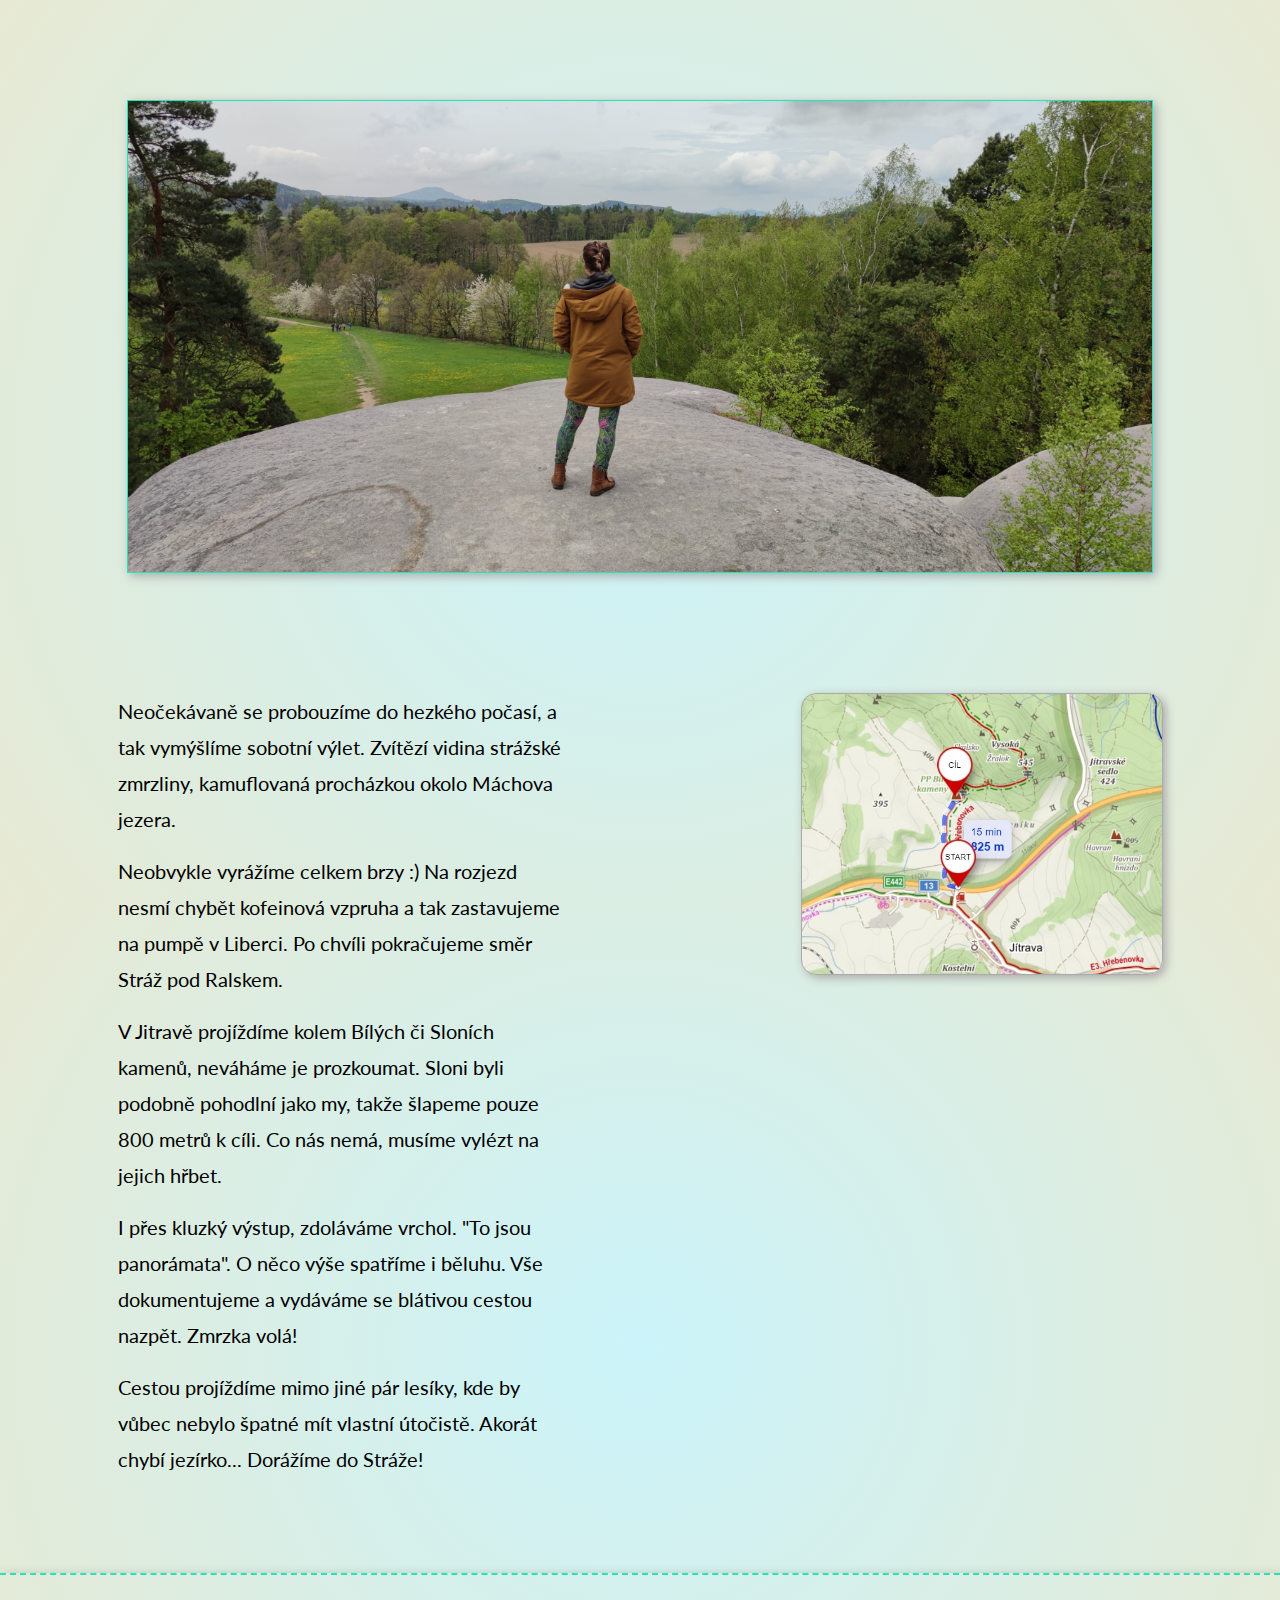
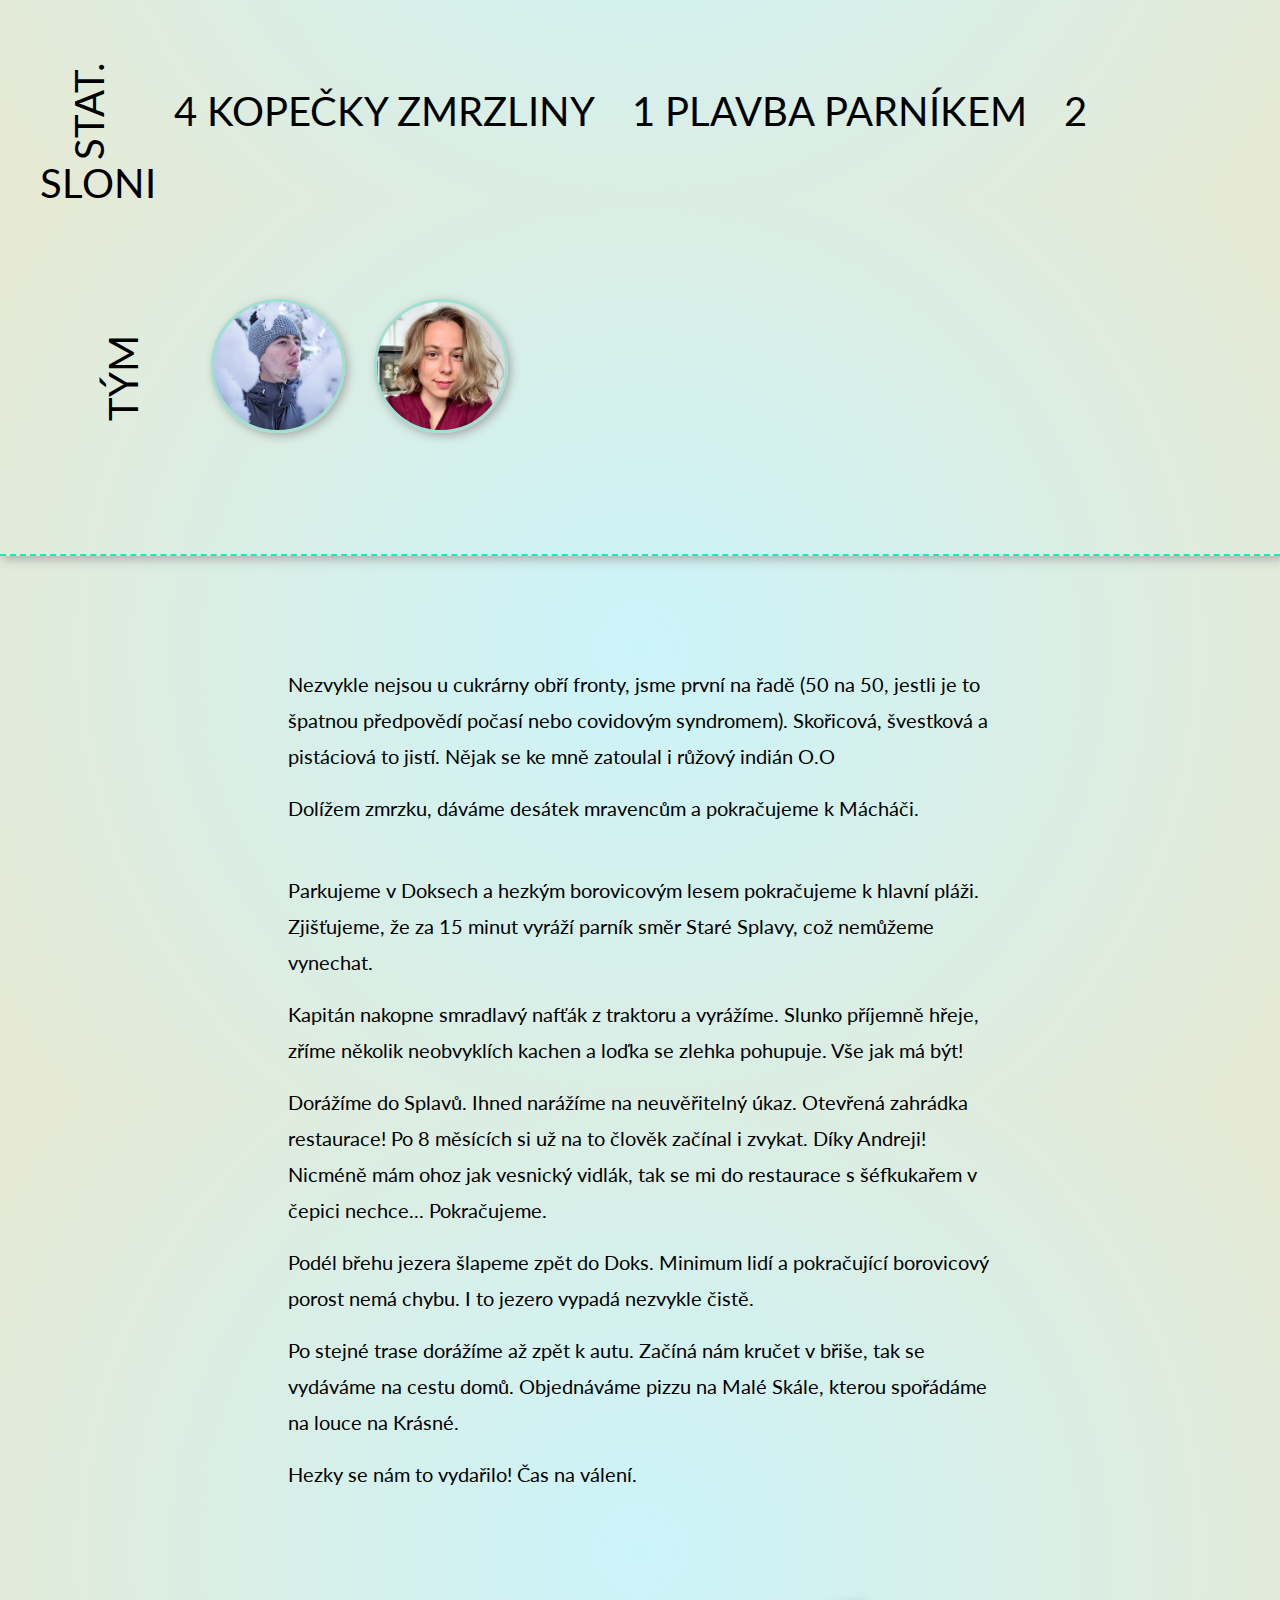
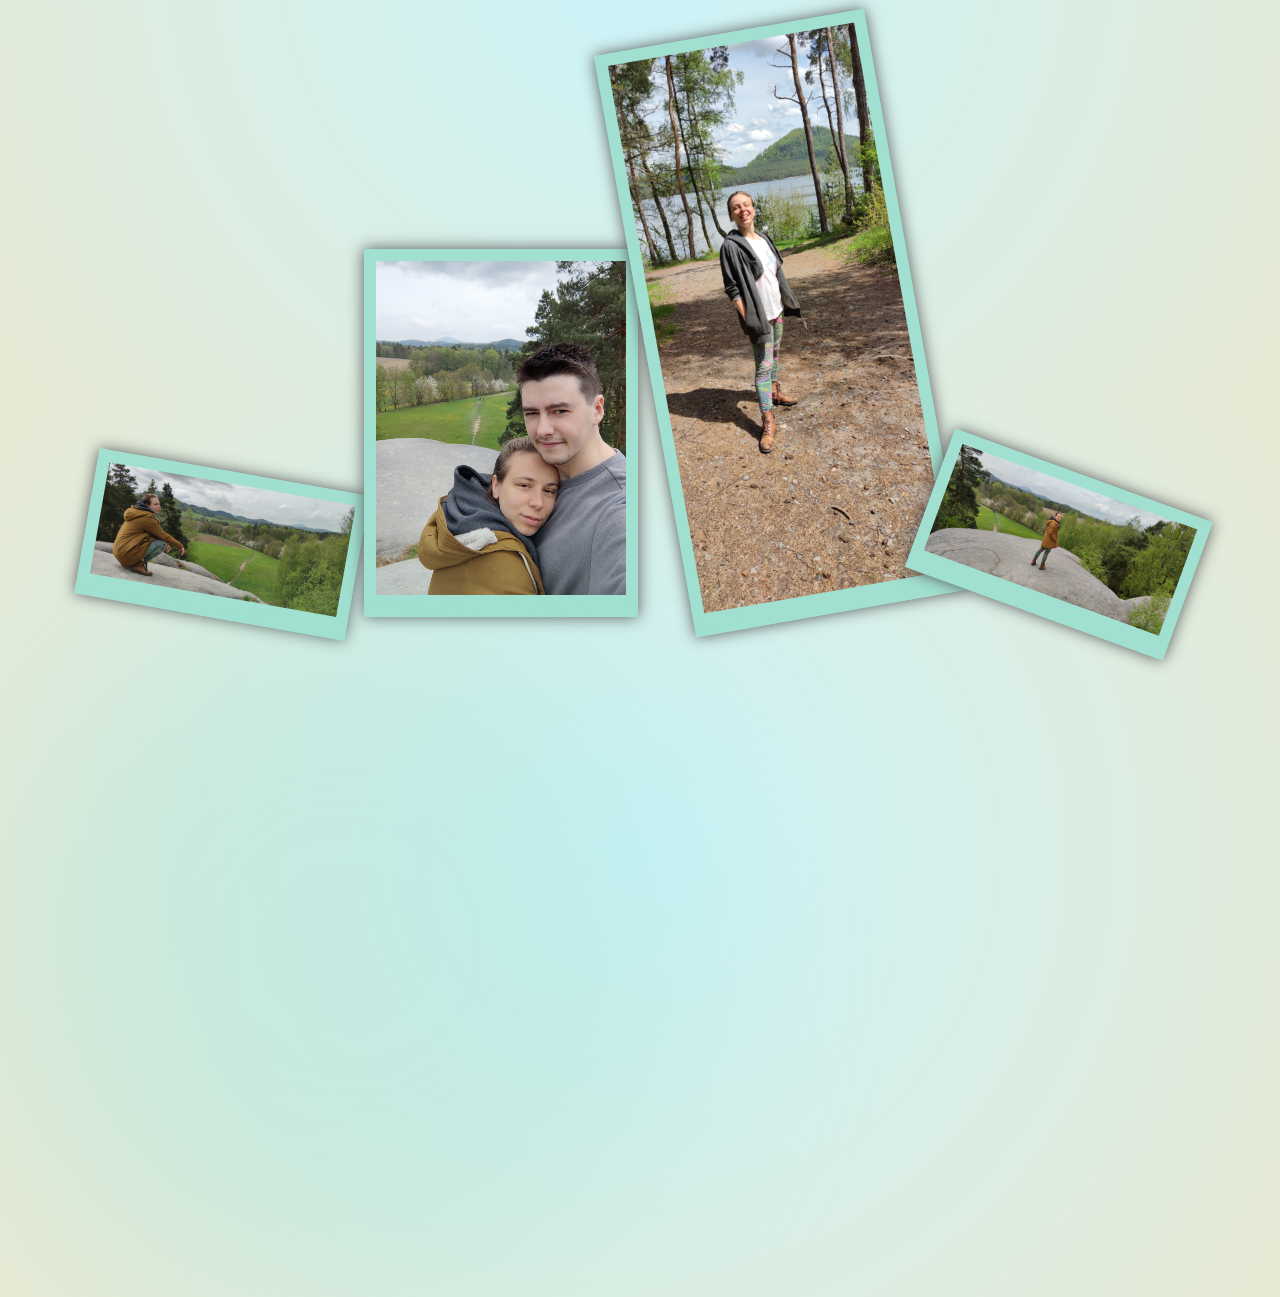
<file: travelbookApp/html/venues/sloni_kameny.html>
<!DOCTYPE html>
<html>
    <head>
        <meta charset="UTF-8">
        <meta name="viewport" content="width=device-width, initial-scale=1">
        <title>Sloní kameny a Máchovo jezero</title>
        <link rel="stylesheet" href="../../css/project.css">
        <link rel="stylesheet" href="https://fonts.googleapis.com/css?family=Lato">
        <link rel="stylesheet" href="https://use.fontawesome.com/releases/v5.15.3/css/all.css" integrity="sha384-SZXxX4whJ79/gErwcOYf+zWLeJdY/qpuqC4cAa9rOGUstPomtqpuNWT9wdPEn2fk" crossorigin="anonymous">
        <script defer src="../../js/script.js"></script>
    </head>
    <body>
        <header>
            <!-- Return Icon -->
            <a href="../../index.html"><i class="fas fa-arrow-left"></i></a>

            <!-- Hero image-->
            <div class="content_img">
                <img src="../../images/main_page/sloni_kameny.jpg">
                <div>Sloní kameny & Máchovo jezero</div>
            </div>

            <!-- Hamburger Menu Icon -->
            <a href="../../index.html"><i class="fas fa-bars"></i></a>
        </header>

        <section id="top">
            <!-- Text left side-->
            <div class="container-top">
                    <div class="text-content-top">
                        <p>
                            Neočekávaně se probouzíme do hezkého počasí, a tak vymýšlíme sobotní výlet. Zvítězí vidina strážské zmrzliny, kamuflovaná procházkou okolo Máchova jezera.
                        </p>
                        <p>
                            Neobvykle vyrážíme celkem brzy :) Na rozjezd nesmí chybět kofeinová vzpruha a tak zastavujeme na pumpě v Liberci. Po chvíli pokračujeme směr Stráž pod Ralskem.
                        </p>
                        <p>
                            V Jitravě projíždíme kolem Bílých či Sloních kamenů, neváháme je prozkoumat. Sloni byli podobně pohodlní jako my, takže šlapeme pouze 800 metrů k cíli. Co nás nemá, musíme vylézt na jejich hřbet.
                        </p>
                        <p>
                            I přes kluzký výstup, zdoláváme vrchol. "To jsou panorámata". O něco výše spatříme i běluhu. Vše dokumentujeme a vydáváme se blátivou cestou nazpět. Zmrzka volá!
                        </p>
                        <p>
                            Cestou projíždíme mimo jiné pár lesíky, kde by vůbec nebylo špatné mít vlastní útočistě. Akorát chybí jezírko... Dorážíme do Stráže!
                        </p>
                    </div>

                    <!-- Map right side-->
                    <a class="map-link" href="https://mapy.cz/s/mubezemenu" target="_blank"><div class="map map-sloniKameny"></div></a>
                </div>
        </section>

        <section id="mid">
            <div class="container-mid">
                <div class="text-content-mid">
                <!-- Stats TEXT left side-->
                    <span class="stats stats-rotated">STAT.</span>
                    <span class="stats">4 KOPEČKY ZMRZLINY</span>
                    <span class="stats">1 PLAVBA PARNÍKEM</span>
                    <span class="stats">2 SLONI</span>
                </div>
                <!-- Team images right side -->
                <div class="icons-container-mid">
                    <span class="team-rotated">TÝM</span>
                    <span class="team-photo-1"></span>
                    <span class="team-photo-2"></span>
                    <!--<span class="team-photo-3"></span>-->
                </div>
            </div>
        </section>

        <section id="bottom">

            <div class="container-bottom">
                <!-- Text -->
                <div class="text-content-bottom">
                    <p>
                        Nezvykle nejsou u cukrárny obří fronty, jsme první na řadě (50 na 50, jestli je to špatnou předpovědí počasí nebo covidovým syndromem). Skořicová, švestková a pistáciová to jistí. Nějak se ke mně zatoulal i růžový indián O.O
                    </p>
                    <p>
                        Dolížem zmrzku, dáváme desátek mravencům a pokračujeme k Mácháči.
                    </p>
                </div>

                <div class="text-content-bottom">
                    <p>
                        Parkujeme v Doksech a hezkým borovicovým lesem pokračujeme k hlavní pláži. Zjišťujeme, že za 15 minut vyráží parník směr Staré Splavy, což nemůžeme vynechat.
                    </p>
                    <p>
                        Kapitán nakopne smradlavý nafťák z traktoru a vyrážíme. Slunko příjemně hřeje, zříme několik neobvyklích kachen a loďka se zlehka pohupuje. Vše jak má být!
                    </p>
                    <p>
                        Dorážíme do Splavů. Ihned narážíme na neuvěřitelný úkaz. Otevřená zahrádka restaurace! Po 8 měsících si už na to člověk začínal i zvykat. Díky Andreji! Nicméně mám ohoz jak vesnický vidlák, tak se mi do restaurace s šéfkukařem v čepici nechce... Pokračujeme.
                    </p>
                    <p>
                        Podél břehu jezera šlapeme zpět do Doks. Minimum lidí a pokračující borovicový porost nemá chybu. I to jezero vypadá nezvykle čistě.
                    </p>
                    <p>Po stejné trase dorážíme až zpět k autu. Začíná nám kručet v břiše, tak se vydáváme na cestu domů. Objednáváme pizzu na Malé Skále, kterou spořádáme na louce na Krásné.</p>
                    <p>Hezky se nám to vydařilo! Čas na válení.</p>
                </div>

                <!-- Image gallery -->
                <div class="img-gallery">
                    <ul>
                        <li>
                            <img class="light-img" src="../../images/venues/sloni_kameny/sloni_kameny1.jpg" width="250"/>
                        </li>
                        <li>
                            <img class="light-img" src="../../images/venues/sloni_kameny/sloni_kameny2.jpg" width="250"/>
                        </li>
                        <li>
                            <img class="light-img" src="../../images/venues/sloni_kameny/sloni_kameny3.jpg" width="250"/>
                        </li>
                        <li>
                            <img class="light-img" src="../../images/venues/sloni_kameny/sloni_kameny4.jpg" width="250"/>
                        </li>
                    </ul>
                    <div class="light"></div>
                </div>
            </div>
        </section>
    </body>
</html>
</file>
<file: travelbookApp/css/index.css>
* {
  padding: 0;
  margin: 0;
  font-family: "Lato", sans-serif;
}

body, html {
  height: 100%;
  background-color: rgba(0, 0, 0, 0.9);
}

a :hover {
  color: rgb(32, 231, 179);
}

/* SWIPER CAROUSEL */

.swiper-container {
    width: 100%;
    height: 100%;
}

.swiper-slide {
    background-image: linear-gradient(rgba(0, 0, 0, 0.5), rgba(0, 0, 0, 0.5)), url('../images/main_page/sarka.jpg');
    min-height: 100%;
    background-position: center;
    background-size: cover;

    /* Center slide text vertically*/
    display: -webkit-box;
    display: -ms-flexbox;
    display: -webkit-flex;
    display: flex;
    -webkit-box-pack: center;
    -ms-flex-pack: center;
    -webkit-justify-content: center;
    justify-content: center;
    -webkit-box-align: center;
    -ms-flex-align: center;
    -webkit-align-items: center;
    align-items: center;
}

/* Alternativní BG fotky */
.psiHory {
    background-image: linear-gradient(rgba(0, 0, 0, 0.5), rgba(0, 0, 0, 0.5)), url('../images/main_page/psi_hory.jpg');
    min-height: 100%;
    background-position: center;
    background-size: cover;
}

.nutrie {
  background-image: linear-gradient(rgba(0, 0, 0, 0.5), rgba(0, 0, 0, 0.5)), url('../images/main_page/vysehrad.jpg');
  min-height: 100%;
  background-position: center;
  background-size: cover;
}

.slovinsko {
  background-image: linear-gradient(rgba(0, 0, 0, 0.5), rgba(0, 0, 0, 0.5)), url('../images/main_page/slovinsko.jpg');
  min-height: 100%;
  background-position: center;
  background-size: cover;
}

.sloniKameny {
  background-image: linear-gradient(rgba(0, 0, 0, 0.5), rgba(0, 0, 0, 0.5)), url('../images/main_page/sloni_kameny.jpg');
  min-height: 100%;
  background-position: center;
  background-size: cover;
}

/* Pokračování Swiperu*/

span.swiper-pagination-bullet.swiper-pagination-bullet-active {
  background: rgb(32, 231, 179);
}

.hero-text {
  display: flex;
  flex-direction: column;
  align-items: center;
}

.hero-venue {
  font-size: 2.5em;
  color: white;
  display: inline-block;
  vertical-align: middle;
  margin-left: 1.5em;
}

.flag {
  display: inline-block;
  vertical-align: middle;
  max-width: 5em;
}

.flag.euro {
  max-height: 3em;
  padding-left: 1em;
}

.hero-date {
  color: white;
  margin-top: 1em;
}
</file>
<file: travelbookApp/css/project.css>
* {
    padding: 0;
    margin: 0;
    font-family: "Lato", sans-serif;
    font-size: 20px;
  }
  
  body {
      height: auto;
      width: 100%;
      line-height: 1.8;
  }
  
  body, html {
    height: 100%;
    background: rgb(203,244,250);
    background: radial-gradient(circle, rgba(203,244,250,1) 0%, rgba(231,233,211,1) 100%);
  }

  header {
    margin: 0;
    padding: 0;
    display: flex;
    justify-content: space-between;
  }

  header img {
   width: 100%;
   height: 100%;
  }

 /* HERO IMAGE TEXT */

  /* Parent Container */
  .content_img{
    max-width: 80%;
    max-height: 90vh;
    border: 1px solid rgb(32, 231, 179);
    box-shadow: 3px 3px 10px #aaaaaa;
    margin: 5em auto;
    position: relative;
    float: left;
  }
 
  /* Child Text Container */
  .content_img div{
    position: absolute;
    bottom: 0;
    right: 0;
    background: rgb(32, 231, 179);
    color: #000;
    font-size: 1.2em;
    font-weight: 600;
    margin-bottom: 1.5em;
    opacity: 0;
    visibility: hidden;
    -webkit-transition: visibility 0s, opacity 0.5s linear; 
    transition: visibility 0s, opacity 0.5s linear;
  }
  
  /* Hover on Parent Container */
  .content_img:hover div{
    width: 200px;
    padding: 8px 15px;
    visibility: visible;
    opacity: 0.9; 
    cursor: default;
  }

 /* ----- TOP SECTION ----- */
  #top {
    margin-top: -3em;
  }

 .container-top {
   display: flex;
   flex-flow: row wrap;
   justify-content: space-around;
   padding-top: 4em;
   padding-bottom: 4em;
 }

 .text-content-top {
    max-width: 35%;
 }

 p {
   margin-bottom: 0.8em;
 }

 .map {
    width: 18em;
    height: 14em;
    background: url(../images/maps/divoka_sarka.jpg);
    background-repeat: no-repeat;
    background-size: cover;
    border-radius: 15px;
    border: 0.05em solid #aaa;
    box-shadow: 3px 3px 10px #aaaaaa;
 }

 /* MAP VENUES */
 .map-psi-hory {
  background: url(../images/maps/zlate_psi_hory.jpg);
  background-size: cover;
 }

 .map-nutrie {
  background: url(../images/maps/nutrie.jpg);
  background-size: cover;
 }

 .map-eurotrip {
  background: url(../images/maps/eurotrip.jpg);
  background-size: cover;
 }

 .map-sloniKameny {
  background: url(../images/maps/sloni_kameny.jpg);
  background-size: cover;
 }

 .map-link {
    transition: all .2s ease-in-out;
 }

 .map-link:hover {
    transform: scale(1.02);
 }

 /* ----- MIDDLE SECTION ----- */
  #mid {
    border-top: 2px dashed rgb(32, 231, 179);
    border-bottom: 2px dashed rgb(32, 231, 179);
    box-shadow: 3px 3px 10px #aaaaaa;
  }

 .container-mid {
    display: flex;
    flex-flow: row wrap;
    justify-content: space-between;
    padding: 3em 2em;
 }

.text-content-mid {
    align-self: center;
    max-height: 8em;
    margin-top: 2em;
    margin-bottom: 2em;
}

.icons-container-mid {
    align-self: center;
    max-height: 8em;
    margin-top: 2em;
    margin-bottom: 2em;
}

 .stats {
    font-size: 2em;
    margin-right: 0.8em;
 }

 .stats-rotated {
    display: inline-block;
    transform: rotate(-90deg);
    -webkit-transform: rotate(-90deg); 
    -moz-transform: rotate(-90deg);
 }

 .team-rotated {
    display: inline-block;
    transform: rotate(-90deg);
    -webkit-transform: rotate(-90deg); 
    -moz-transform: rotate(-90deg);
    font-size: 2em;
    padding-left: 2em;
}

.team-photo-1 {
  background: url(../images/team/rsz_pav.png);
  background-size: cover;
  background-position: center;
  height: 2em;
  width: 2em;
  border: 0.15em solid #a1e0d0;
  border-radius: 50%;
  box-shadow: 3px 3px 10px #aaaaaa;
  margin-right: 1.2em;
  padding: 2.2em;
  display: inline-block;
}

.team-photo-2 {
  background: url(../images/team/rsz_ann2.png);
  background-size: cover;
  background-position: center;
  height: 2em;
  width: 2em;
  border: 0.15em solid #a1e0d0;
  border-radius: 50%;
  box-shadow: 3px 3px 10px #aaaaaa;
  margin-right: 1.2em;
  padding: 2.2em;
  display: inline-block;
}


.team-photo-3 {
  background: url(../images/team/rsz_nutrie.png);
  background-size: cover;
  background-position: center;
  height: 2em;
  width: 2em;
  border: 0.15em solid #a1e0d0;
  border-radius: 50%;
  box-shadow: 3px 3px 10px #aaaaaa;
  margin-right: 1.2em;
  padding: 2.2em;
  display: inline-block;
}

 /* ----- BOTTOM SECTION ----- */

 .container-bottom {
  display: flex;
  flex-flow: column wrap;
  justify-content: space-between;
  padding-top: 4em;
  padding-bottom: 4em;
}

.text-content-bottom {
  align-self: center;
  max-width: 55%;
  margin-top: 1.5em;
}

.img-gallery {
  align-self: center;
  margin-top: 5em;
}

 /* ----- IMAGE GALLERY ----- */

ul {
  margin: 0;
  padding: 0;
}

li {
  text-align: center;
  display: inline-block;
  list-style: none;
  position: relative;
  border: solid 12px rgb(161,224,208);
  background:rgb(161,224,208);
  box-shadow: 0 0 15px 0px #555;
  transition: all 1s ease;
  -o-transition: all 1s ease;
  -moz-transition: all 1s ease;
  -webkit-transition: all 1s ease;
  top: 20px;
}

li:hover{
  top:0px;
  opacity:0.5;
}

li:nth-child(1){
    transform:rotate(10deg);
}

li:nth-child(2){
    transform:rotate(0deg);
}

li:nth-child(3){
    transform:rotate(-10deg);
}

li:nth-child(4){
    transform:rotate(20deg);
}

.light{
  border-radius: 50%;
  position: absolute;
  left: 0;
  right: 0;
  width: 700px;
  height: 700px;
  background: rgb(161,224,208);
  filter: blur(100px);
  opacity: 0.3;
  pointer-events: none;
}

/* ----- Lightbox ----- */

#lightbox {
  position: fixed;
  z-index: 999;
  top: 0;
  max-width: 100%;
  max-height: 100%;
  height: 100%;
  width: 100%;
  background-color: rgba(0,0,0,0.8);
  display: none;
}

#lightbox.active {
  display: flex;
  justify-content: center;
  align-items: center;
}

#lightbox img {
  height: auto;
  max-width: 80%;
  max-height: 150vh;
  background-size: cover;
}


/* ----- Scrollbar ----- */
::-webkit-scrollbar {
  width: 10px;
}

/* Scrollbar Track */
::-webkit-scrollbar-track {
  -webkit-box-shadow: inset 0 0 5px rgba(0,0,0,0.3);
  box-shadow: inset 0 0 5px rgba(0,0,0,0.3);
  -webkit-border-radius: 10px;
  border-radius: 10px;
}

/* Scrollbar Handle */
::-webkit-scrollbar-thumb {
  -webkit-border-radius: 10px;
  border-radius: 10px;
  background: rgba(32, 231, 179, 0.8); 
  -webkit-box-shadow: inset 0 0 5px rgba(0,0,0,0.5);
  box-shadow: inset 0 0 5px rgba(0,0,0,0.5);
}
::-webkit-scrollbar-thumb:window-inactive {
background: rgba(205, 205, 205, 0.4); 
}

/* ALBUM BUTTON*/

.container-btn {
  display: flex;
  justify-content: center;
  align-items: center;
  height: 100vh;
  margin-top: -7em;
}

.btn-text {
  font-size: 1.5rem;
  padding: 1rem 3rem;
  color: #000;
  text-transform: uppercase;
}

.btn {
  text-decoration: none;
  border: 1px solid rgb(32, 231, 179);
  position: relative;
  overflow: hidden;
}

.btn:hover {
  box-shadow: 1px 1px 25px 10px rgba(32, 231, 179, 0.4);
}

.btn:before {
  content: "";
  position: absolute;
  top: 0;
  left: -100%;
  width: 100%;
  height: 100%;
  background: linear-gradient(
    120deg,
    transparent,
    rgba(32, 231, 179, 0.4),
    transparent
  );
  transition: all 650ms;
}

.btn:hover:before {
  left: 100%;
}

/* ICONS */

/* RETURN ICON */

.fa-arrow-left {
  position: absolute;
  top: 1.1em;
  left: 1.1em;
  font-size: 1.5em;
  color: rgb(32, 231, 179);
  -moz-transition: all 0.2s ease-in;
  -o-transition: all 0.2s ease-in;
  -webkit-transition: all 0.2s ease-in;
  transition: all 0.2s ease-in;
}

.fa-arrow-left:hover {
  color: rgb(11, 208, 155);
  text-shadow:0px 0px 30px rgb(11, 208, 155);
  -moz-transition: all 0.2s ease-in;
  -o-transition: all 0.2s ease-in;
  -webkit-transition: all 0.2s ease-in;
  transition: all 0.2s ease-in;
}

/* HAMBURGER MENU ICON */
.fa-bars {
  position: absolute;
  top: 1.1em;
  right: 1.1em;
  font-size: 1.5em;
  color: rgb(32, 231, 179);
  -moz-transition: all 0.2s ease-in;
  -o-transition: all 0.2s ease-in;
  -webkit-transition: all 0.2s ease-in;
  transition: all 0.2s ease-in;
}

.fa-bars:hover {
  color: rgb(11, 208, 155);
  text-shadow:0px 0px 30px rgb(11, 208, 155);
  -moz-transition: all 0.2s ease-in;
  -o-transition: all 0.2s ease-in;
  -webkit-transition: all 0.2s ease-in;
  transition: all 0.2s ease-in;
}
</file>
